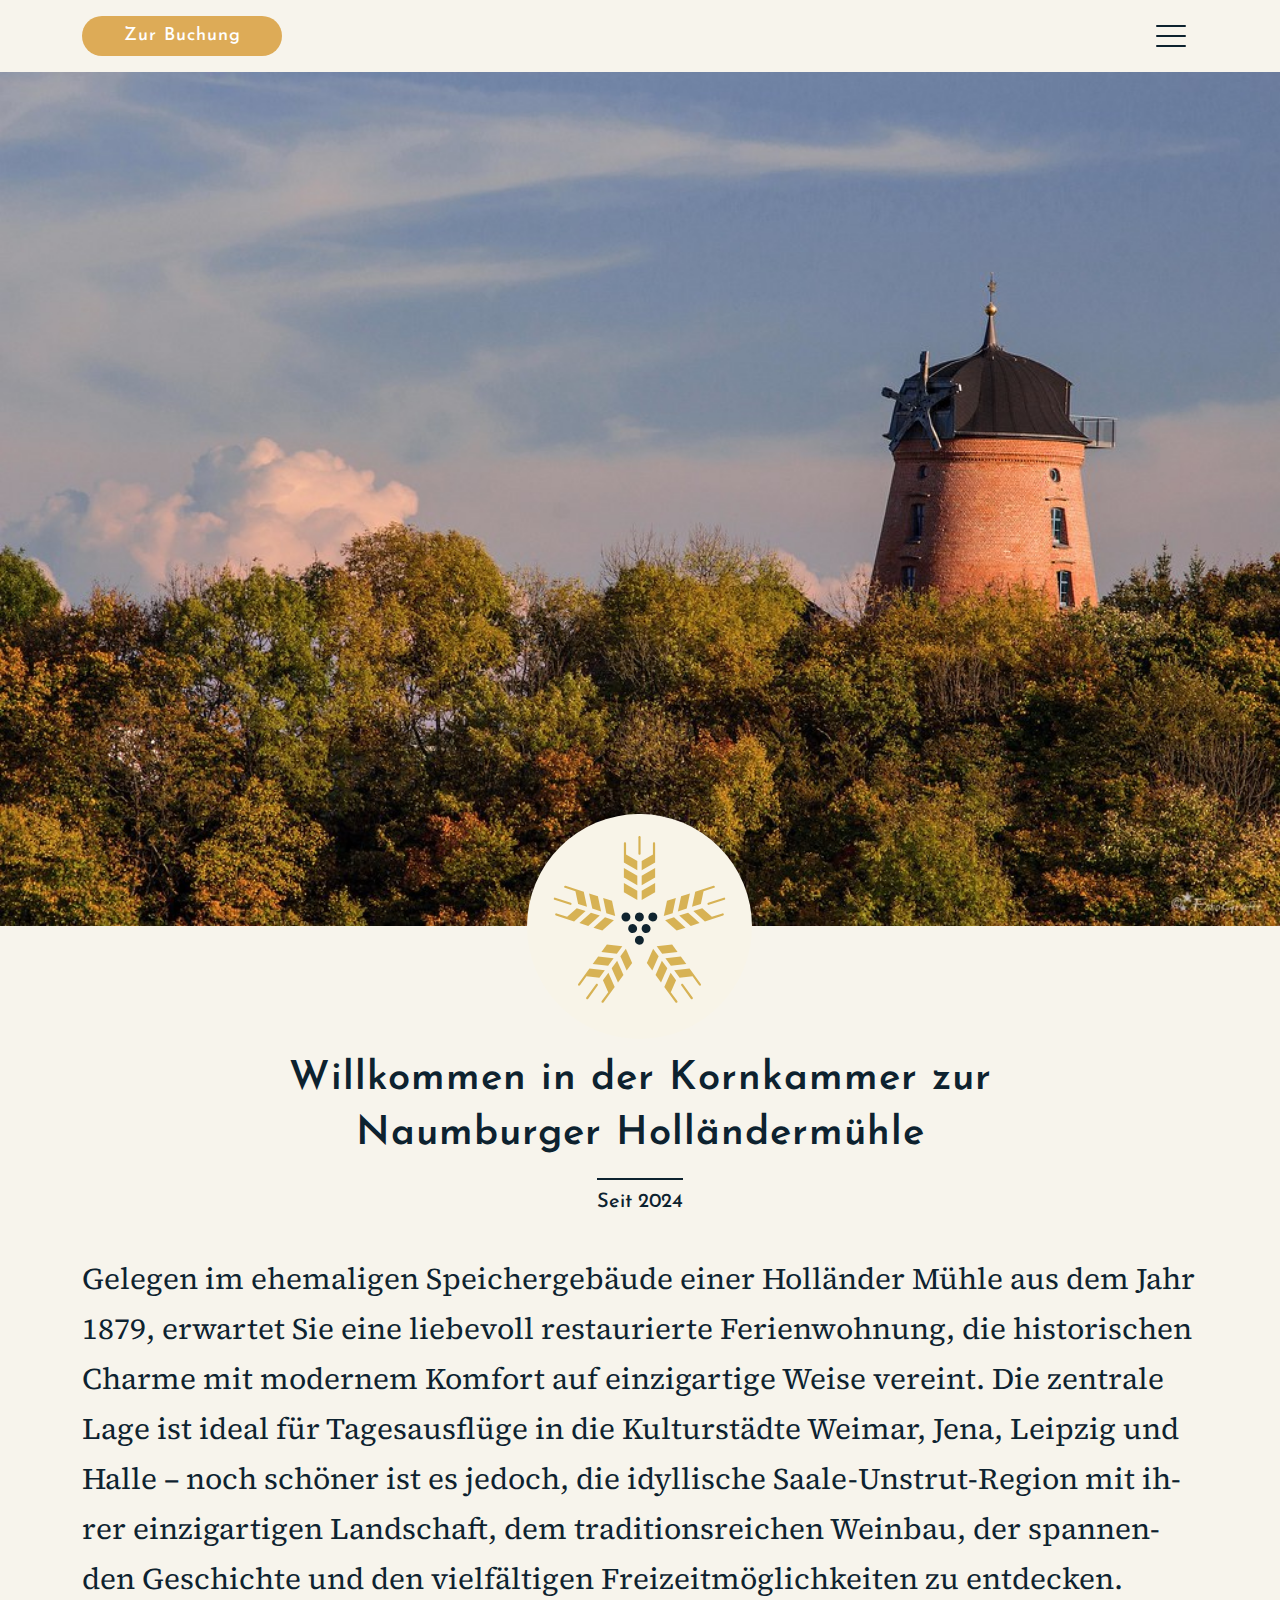
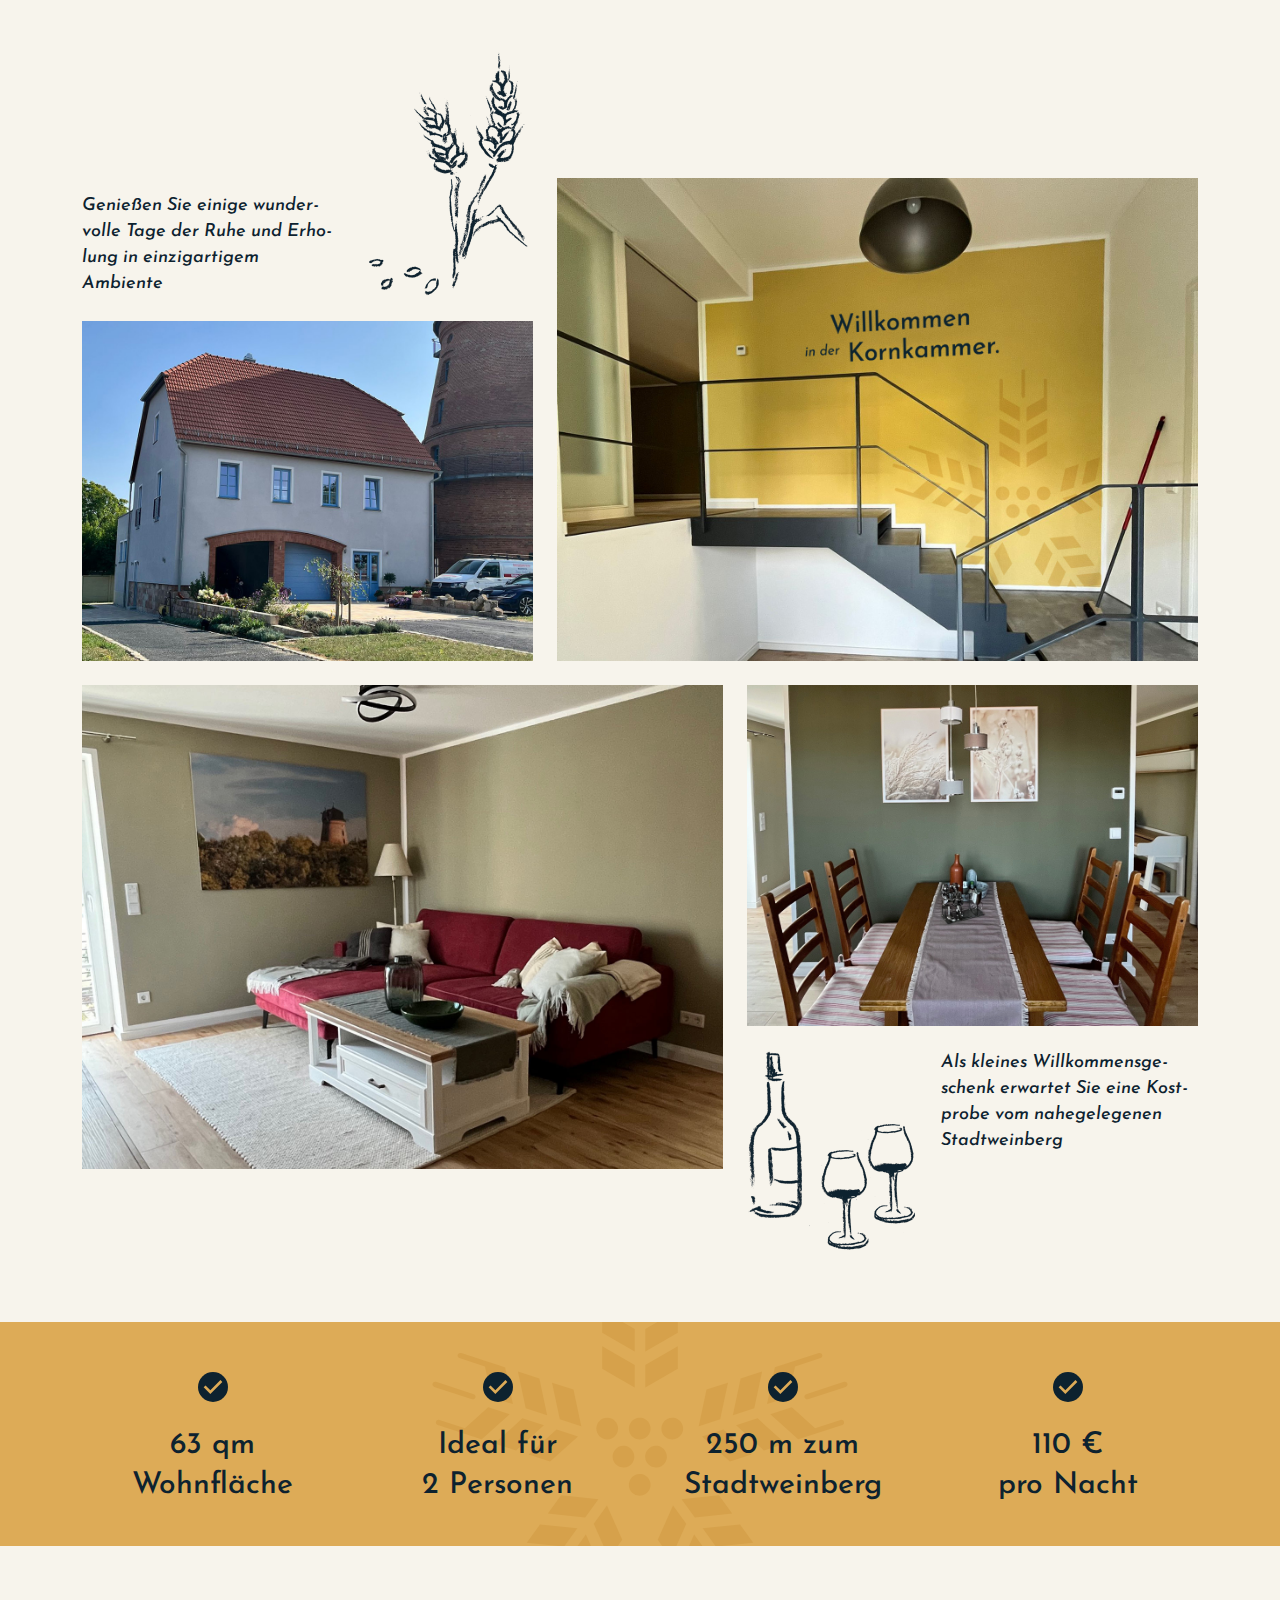
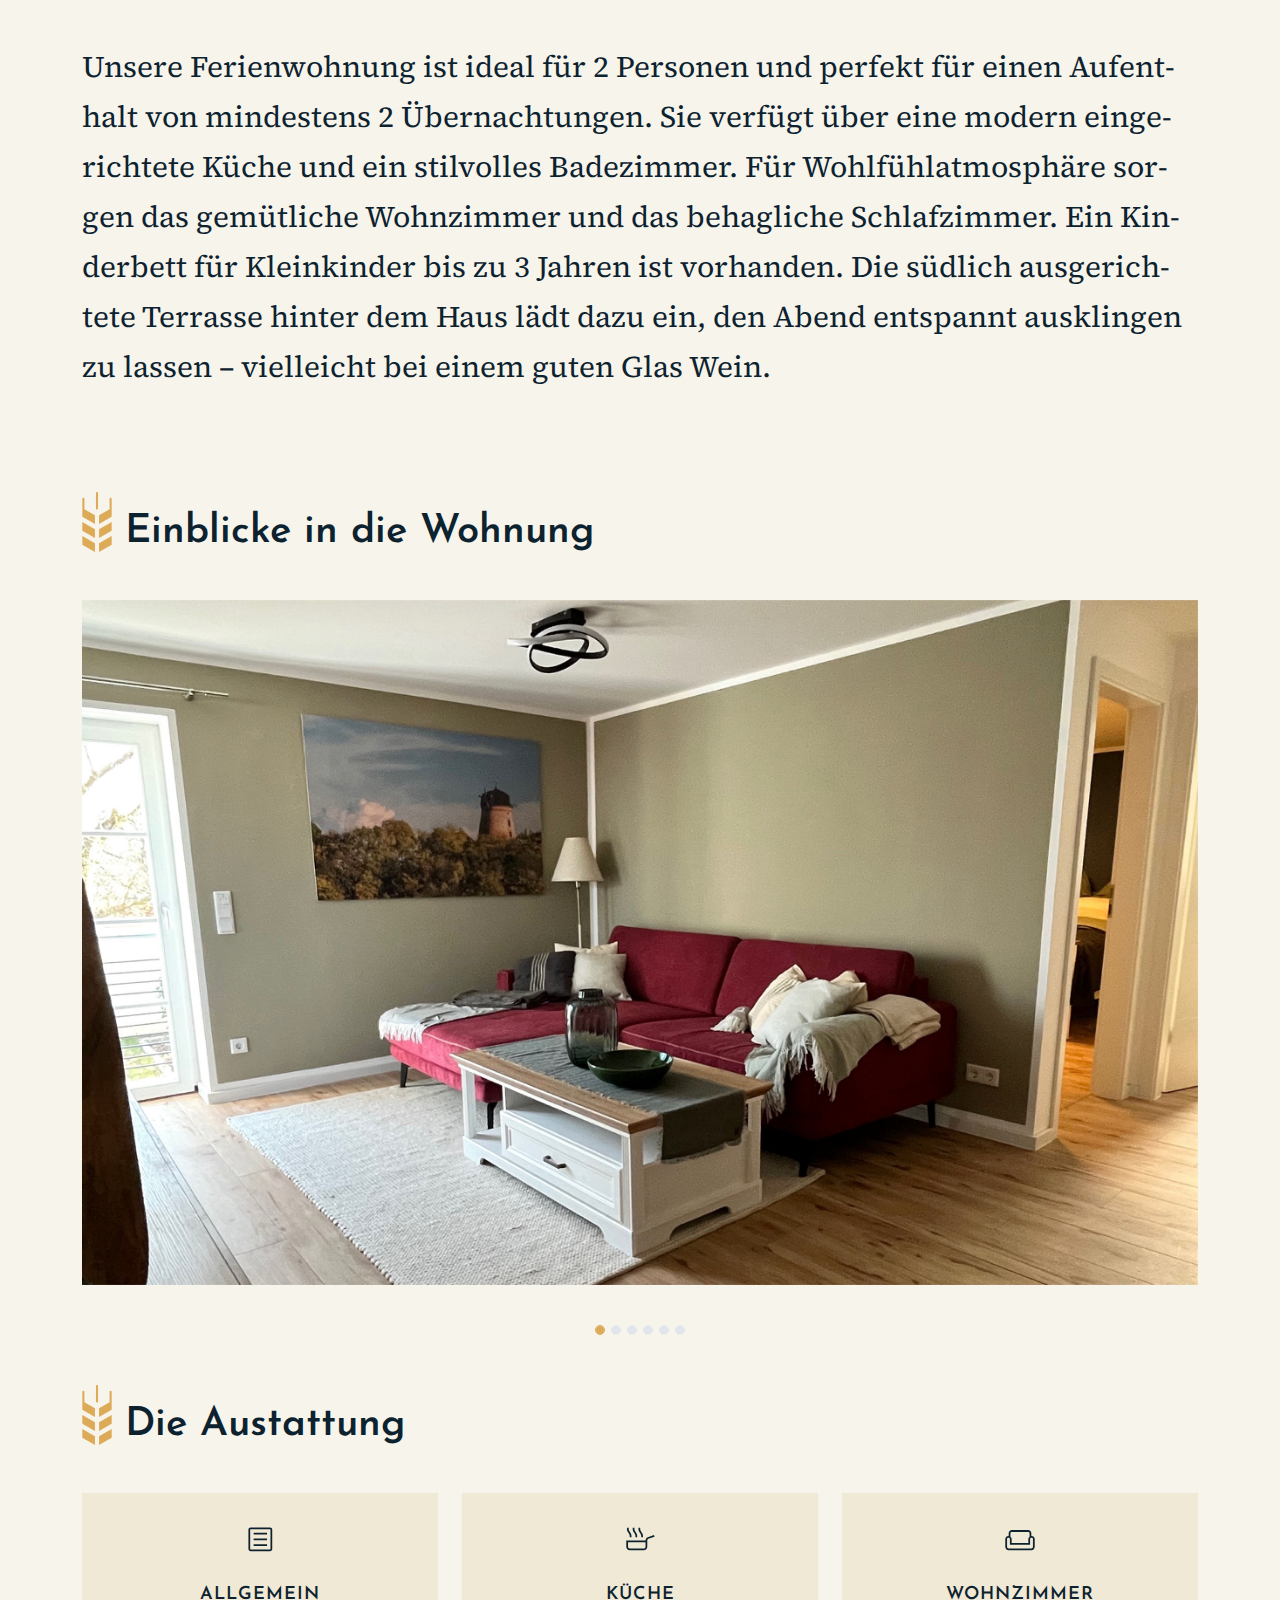
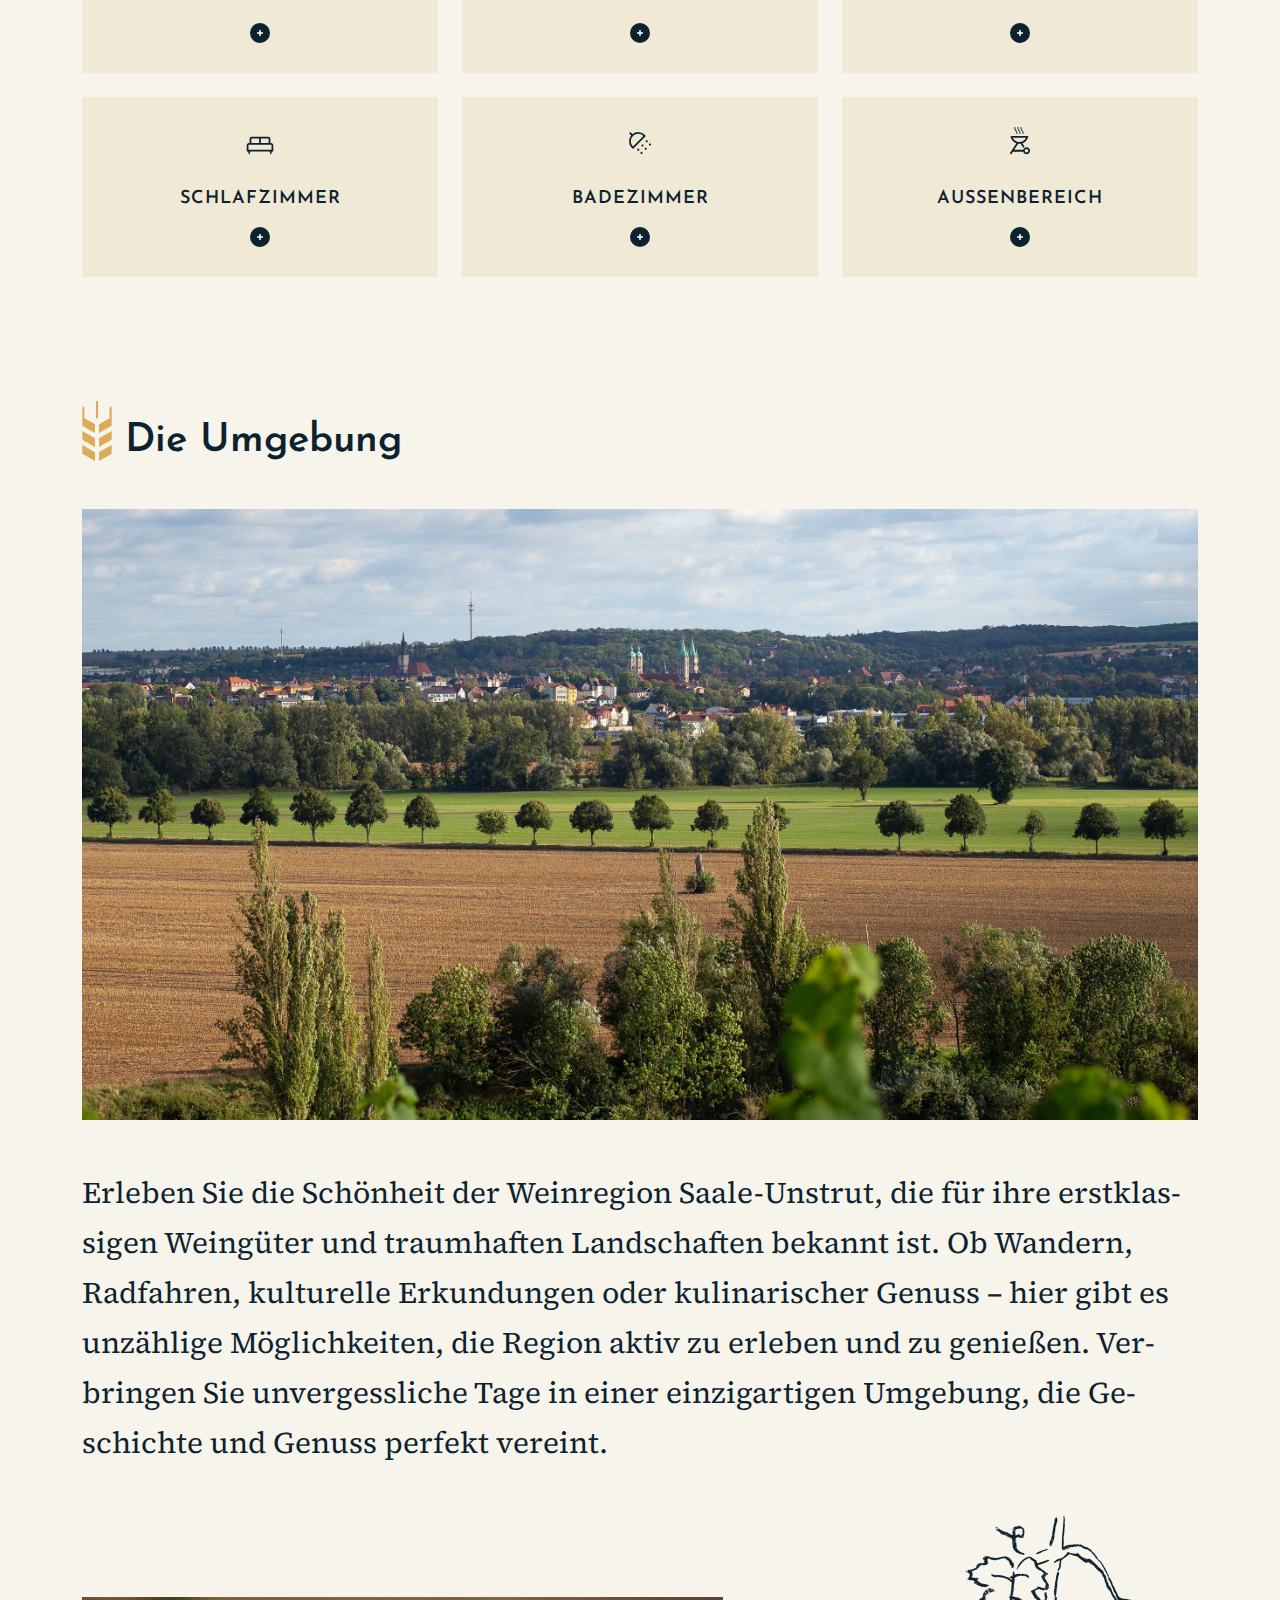
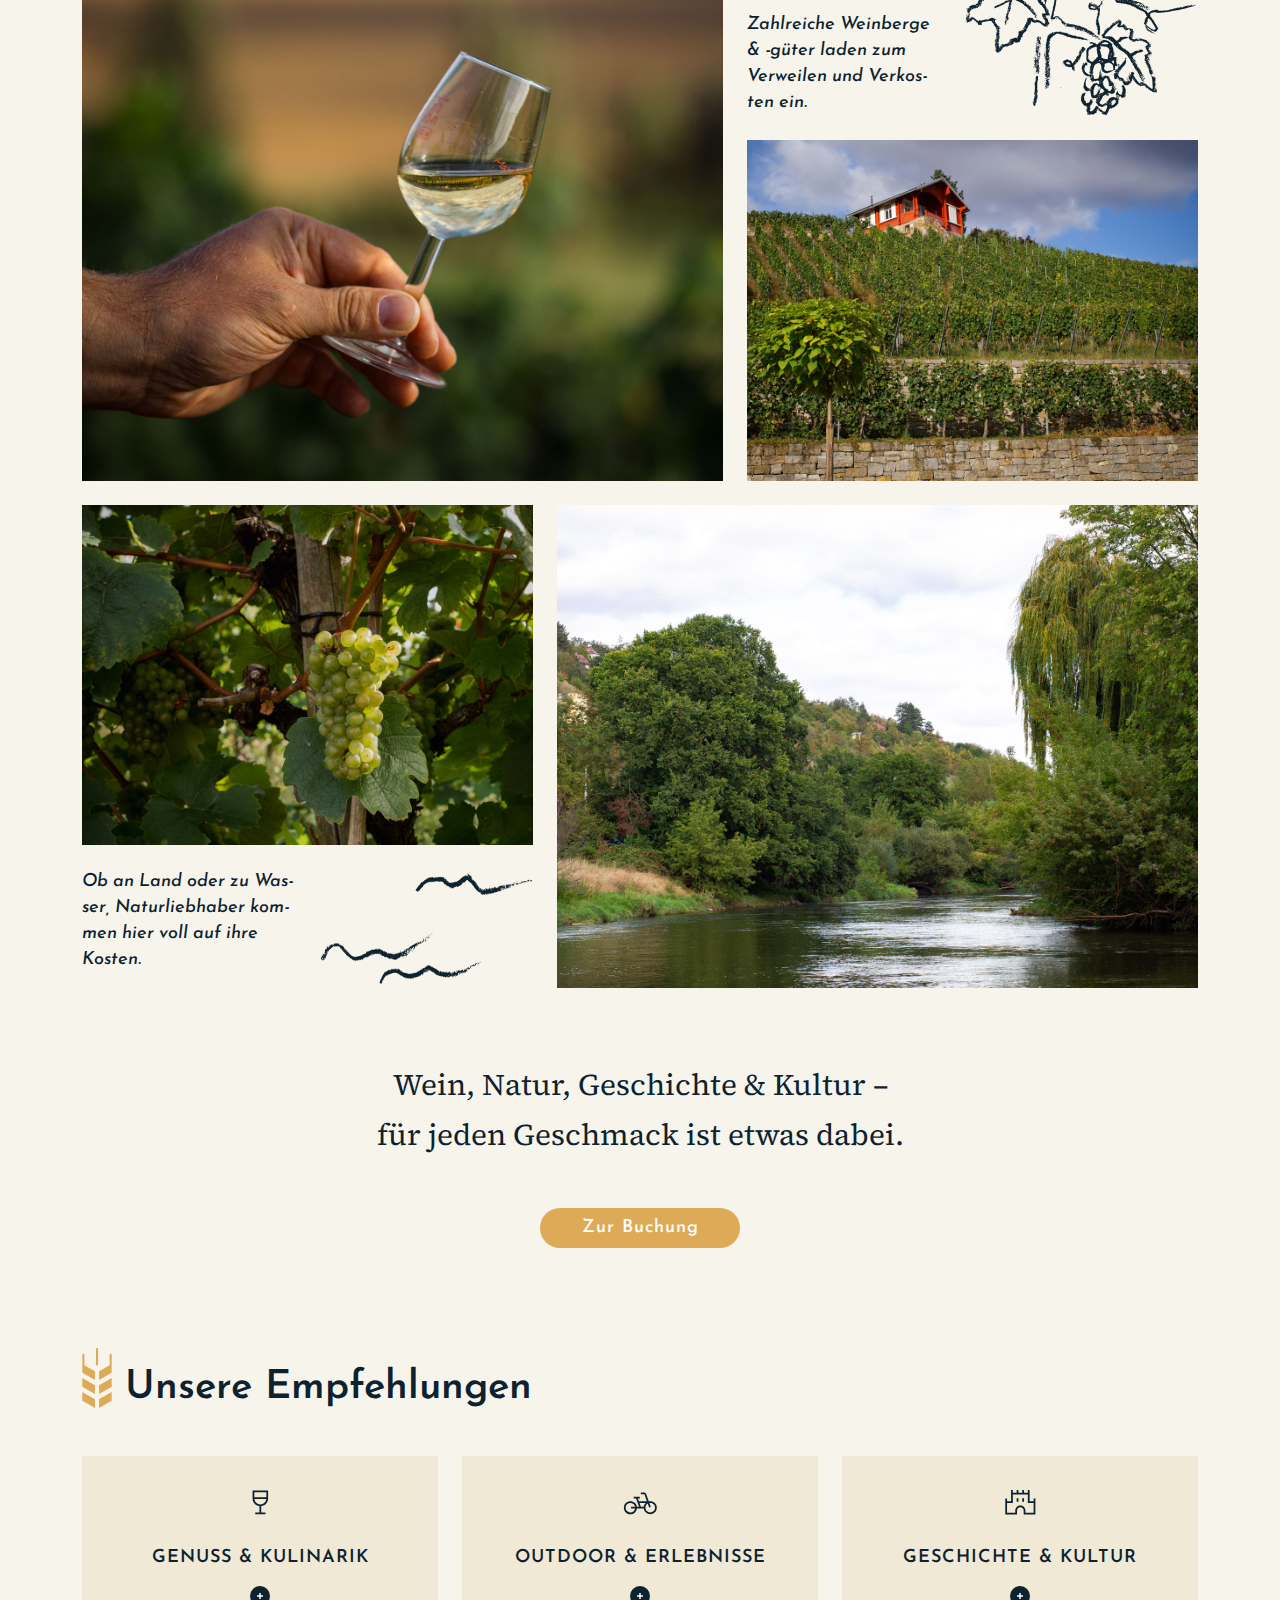
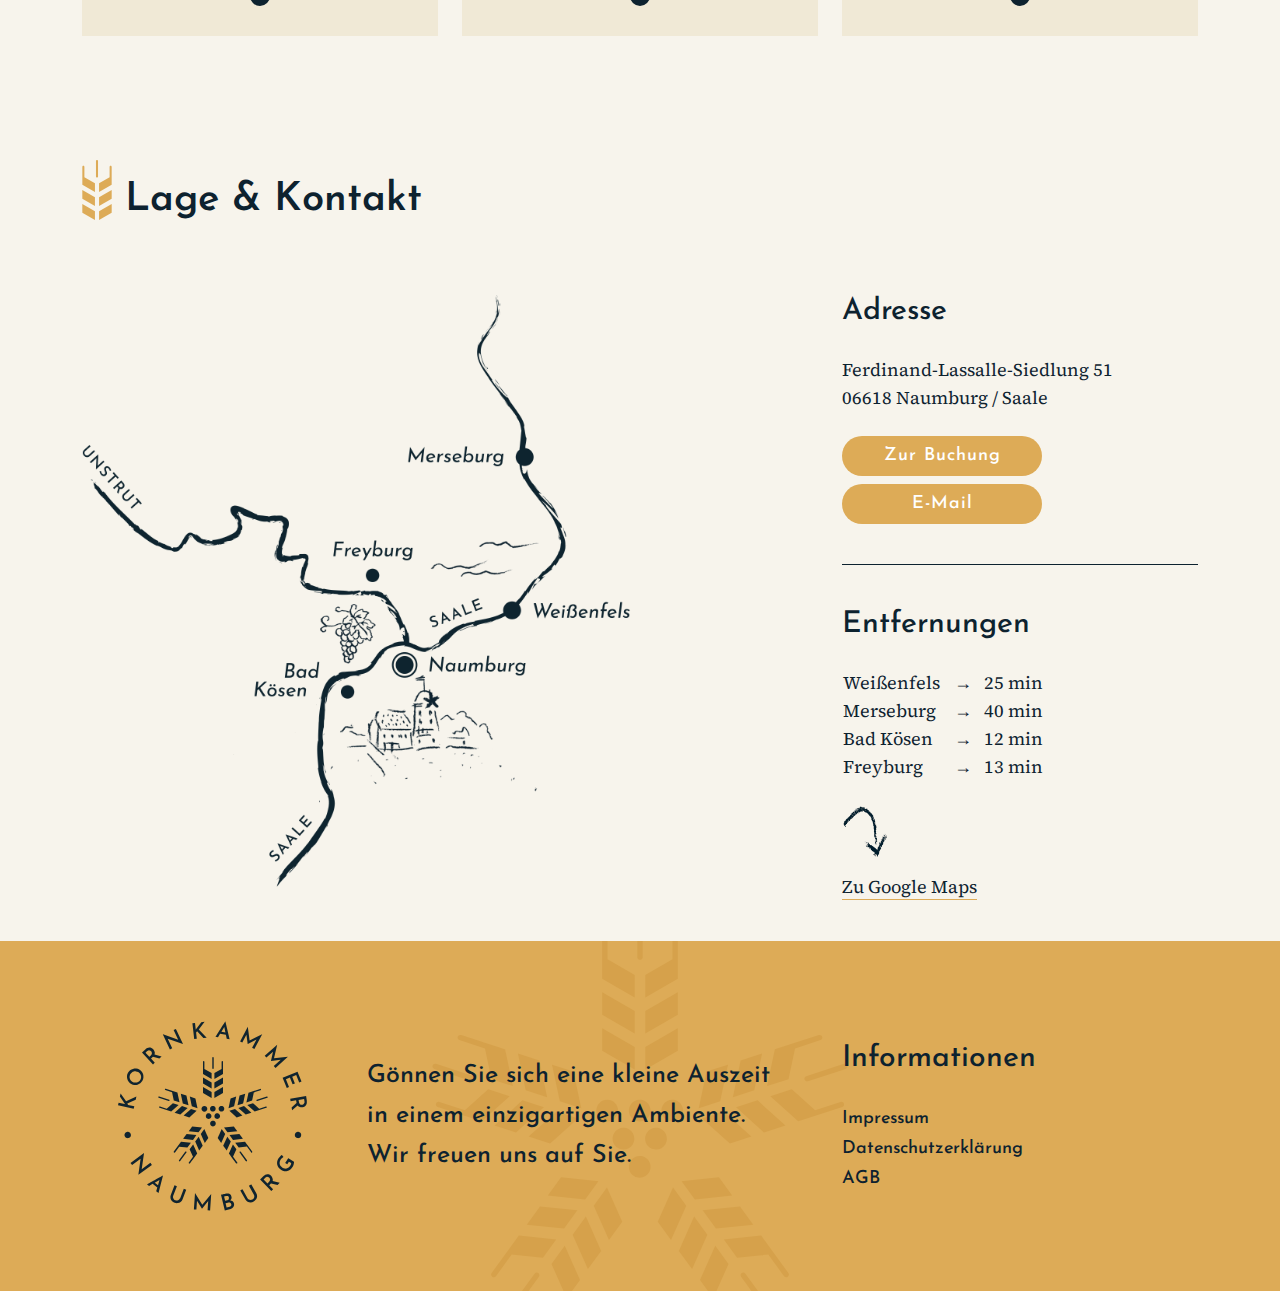
<file: index.html>
<!DOCTYPE html>
<html lang="de">
<head>
    <title>Ferienwohnung »Kornkammer« Naumburg</title>
    <meta http-equiv="content-type" content="text/html; charset=utf-8">
    <meta name="viewport" content="width=device-width, initial-scale=1.0">
    <meta name="description" content="Gönnen Sie sich eine kleine Auszeit zu zweit in unserer liebevoll eingerichteten Ferienwohnung »Kornkammer« und entdecken Sie die Vielfalt der Saale-Unstrut-Region. Ideal für 2 Personen, moderne Ausstattung, gemütliches Ambiente &amp; südliche Terrasse für entspannte Abende. Perfekte Lage zur Erkundung der Region.">
    <meta name="robots" content="index,follow">
    <meta property="og:title" content="Ferienwohnung »Kornkammer« Naumburg">
    <meta property="og:description" content="Gönnen Sie sich eine kleine Auszeit zu zweit in unserer liebevoll eingerichteten Ferienwohnung »Kornkammer« und entdecken Sie die Vielfalt der Saale-Unstrut-Region. Ideal für 2 Personen, moderne Ausstattung, gemütliches Ambiente &amp; südliche Terrasse für entspannte Abende. Perfekte Lage zur Erkundung der Region.">
    <meta property="og:image" content="https://www.kornkammer-naumburg.de/assets/images/kornkammer_naumburg_fb.jpg">
    <meta property="og:type" content="website">
    <meta property="og:url" content="https://www.kornkammer-naumburg.de">
    <link rel="stylesheet" href="vendor/bootstrap/css/bootstrap.min.css">
    <link rel="stylesheet" href="assets/styles/custom.css">
    <link rel="apple-touch-icon" sizes="57x57" href="assets/images/icons/apple-icon-57x57.png">
    <link rel="apple-touch-icon" sizes="60x60" href="assets/images/icons/apple-icon-60x60.png">
    <link rel="apple-touch-icon" sizes="72x72" href="assets/images/icons/apple-icon-72x72.png">
    <link rel="apple-touch-icon" sizes="76x76" href="assets/images/icons/apple-icon-76x76.png">
    <link rel="apple-touch-icon" sizes="114x114" href="assets/images/icons/apple-icon-114x114.png">
    <link rel="apple-touch-icon" sizes="120x120" href="assets/images/icons/apple-icon-120x120.png">
    <link rel="apple-touch-icon" sizes="144x144" href="assets/images/icons/apple-icon-144x144.png">
    <link rel="apple-touch-icon" sizes="152x152" href="assets/images/icons/apple-icon-152x152.png">
    <link rel="apple-touch-icon" sizes="180x180" href="assets/images/icons/apple-icon-180x180.png">
    <link rel="icon" type="image/png" sizes="192x192"  href="assets/images/icons/android-icon-192x192.png">
    <link rel="icon" type="image/png" sizes="32x32" href="assets/images/icons/favicon-32x32.png">
    <link rel="icon" type="image/png" sizes="96x96" href="assets/images/icons/favicon-96x96.png">
    <link rel="icon" type="image/png" sizes="16x16" href="assets/images/icons/favicon-16x16.png">
    <link rel="manifest" href="manifest.json">
    <meta name="msapplication-TileColor" content="#da532c">
    <meta name="msapplication-TileImage" content="assets/images/icons/ms-icon-144x144.png">
    <meta name="theme-color" content="#ffffff">
</head>
<body data-bs-spy="scroll" data-bs-offset="0" data-bs-target=".navbar-collapse" tabindex="0">
<nav id="navbar" class="navbar navbar-light">
    <div class="container">
        <a href="buchung.html" class="my-3 my-sm-3 btn btn-primary">Zur Buchung</a>
        <button class="navbar-toggler position-relative d-flex align-items-center collapsed" type="button" data-bs-toggle="collapse" data-bs-target="#navbar-collapse" aria-controls="navbar-collapse" aria-expanded="false" aria-label="Toggle navigation">
            <label for="hamburger">
                <span class="d-none">Menü</span>
                <span>Schließen</span>
            </label>
            <input type="checkbox" id="hamburger" disabled="disabled" />
            <label for="hamburger">
                <div></div>
                <div></div>
                <div></div>
            </label>
        </button>
        <div id="navbar-collapse" class="collapse navbar-collapse">
            <div class="navbar-nav navbar-nav-scroll">
                <a class="nav-link d-flex align-self-center" data-bs-toggle="collapse" data-bs-target=".navbar-collapse.show" href="#header">Home</a>
                <a class="nav-link d-flex align-self-center" data-bs-toggle="collapse" data-bs-target=".navbar-collapse.show" href="#einblicke">Galerie</a>
                <a class="nav-link d-flex align-self-center" data-bs-toggle="collapse" data-bs-target=".navbar-collapse.show" href="#ausstattung">Ausstattung</a>
                <a class="nav-link d-flex align-self-center" data-bs-toggle="collapse" data-bs-target=".navbar-collapse.show" href="#umgebung">Umgebung</a>
                <a class="nav-link d-flex align-self-center" data-bs-toggle="collapse" data-bs-target=".navbar-collapse.show" href="#empfehlungen">Empfehlungen</a>
                <a class="nav-link d-flex align-self-center" data-bs-toggle="collapse" data-bs-target=".navbar-collapse.show" href="#kontakt">Lage &amp; Kontakt</a>
            </div>
            <div class="d-flex flex-column flex-sm-row justify-content-center w-100 p-4 bg-white">
                <div class="text-sm-end"><a class="btn btn-primary mb-2 mb-sm-0 me-sm-2" href="buchung.html">Zur Buchung</a></div>
                <div class="text-sm-start"><a class="btn btn-primary ms-sm-2" href="mailto:andrea.schmieder.as@gmail.com" target="_blank">E-Mail</a></div>
            </div>
        </div>
    </div>
</nav>

<article>
    <section id="header">
        <div class="container-fluid px-0">
            <div class="container gx-0 mw-100">
                <div class="row gx-0">
                    <div class="col-12 position-relative">
                        <picture>
                            <source srcset="assets/images/muehle_naumburg.jpg" media="(min-width: 640px)">
                            <source srcset="assets/images/muehle_naumburg_mobil.jpg">
                            <img src="assets/images/muehle_naumburg_mobil.jpg" class="w-100 h-auto" alt="Mühle Naumburg">
                        </picture>
                        <div class="position-absolute logo">
                            <img src="assets/images/kornkammer_naumburg_logo.svg" width="225" height="225" alt="Logo">
                        </div>
                    </div>
                </div>
            </div>
        </div>
    </section>

    <section id="willkommen">
        <div class="container-fluid">
            <div class="container">
                <div class="row mt-5">
                    <div class="col-12 col-md-8 offset-md-2 mt-5 text-center">
                        <h1 class="text-center">Willkommen in der Kornkammer zur Naumburger Holländermühle </h1>
                        <h3 class="d-inline-block">
                            <hr class="my-2">
                            Seit 2024
                        </h3>
                    </div>
                </div>
                <div class="row">
                    <div class="col-12">
                        <p class="mb-5 font-size-30">Gelegen im ehemaligen Speichergebäude einer Holländer Mühle aus dem Jahr 1879, erwartet Sie eine liebevoll restaurierte Ferienwohnung, die historischen Charme mit modernem Komfort auf einzigartige Weise vereint. Die zentrale Lage ist ideal für Tagesausflüge in die Kulturstädte Weimar, Jena, Leipzig und Halle – noch schöner ist es jedoch, die idyllische Saale-Unstrut-Region mit ihrer einzigartigen Landschaft, dem traditionsreichen Weinbau, der spannenden Geschichte und den vielfältigen Freizeitmöglichkeiten zu entdecken.</p>
                    </div>
                </div>
                <div class="row">
                    <div class="col-12 col-lg-5 mb-4">
                        <div class="d-flex flex-column flex-lg-row flex-lg-row-reverse mb-4 text-center text-lg-start">
                            <div class="mb-4 mb-lg-0 ms-lg-4">
                                <img src="assets/images/skizze_aehre.png" width="170" height="245" alt="Weinflasche">
                            </div>
                            <div class="d-flex">
                                <p class="mb-0 mg-lg-0 font-size-18 fst-italic align-self-end">Genießen Sie einige wundervolle Tage der Ruhe und Erholung in einzigartigem Ambiente</p>
                            </div>
                        </div>
                        <picture>
                            <source srcset="assets/images/haus_kornkammer.jpg" media="(min-width: 640px)">
                            <source srcset="assets/images/haus_kornkammer_mobil.jpg">
                            <img src="assets/images/haus_kornkammer_mobil.jpg" class="w-100 h-auto" alt="Haus Kornkammer">
                        </picture>
                    </div>
                    <div class="col-12 col-lg-7 mb-4 align-content-end">
                        <picture>
                            <source srcset="assets/images/eingang_kornkammer.jpg" media="(min-width: 640px)">
                            <source srcset="assets/images/eingang_kornkammer_mobil.jpg">
                            <img src="assets/images/eingang_kornkammer_mobil.jpg" class="w-100 h-auto" alt="Eingang Kornkammer">
                        </picture>
                    </div>
                </div>
                <div class="row mb-5">
                    <div class="col-12 col-lg-7 mb-4">
                        <picture>
                            <source srcset="assets/images/platzhalter_01.jpg" media="(min-width: 640px)">
                            <source srcset="assets/images/platzhalter_01_mobil.jpg">
                            <img src="assets/images/platzhalter_01_mobil.jpg" class="w-100 h-auto" alt="">
                        </picture>
                    </div>
                    <div class="col-12 col-lg-5 mb-4">
                        <picture>
                            <source srcset="assets/images/platzhalter_02.jpg" media="(min-width: 640px)">
                            <source srcset="assets/images/platzhalter_02_mobil.jpg">
                            <img src="assets/images/platzhalter_02_mobil.jpg" class="w-100 h-auto" alt="">
                        </picture>
                        <div class="d-flex flex-column flex-lg-row flex-lg-row-reverse mt-4 text-center text-lg-start">
                            <div>
                                <p class="mb-4 mb-lg-0 font-size-18 fst-italic">Als kleines Willkommensgeschenk erwartet Sie eine Kostprobe vom nahegelegenen Stadtweinberg</p>
                            </div>
                            <div class="me-lg-4 text-center">
                                <img src="assets/images/skizze_weinflasche_glaeser.png" width="170" height="200" alt="Weinflasche">
                            </div>
                        </div>
                    </div>
                </div>
            </div>
        </div>
    </section>

    <section id="keyfacts" >
        <div class="container-fluid">
            <div class="container py-4">
                <div class="row">
                    <div class="col-sm-6 col-md-3 py-3 text-center">
                        <img src="assets/images/icon_checkmark.svg" width="30" height="30" class="d-block mx-auto mb-4" alt="Checkmark">
                        <p class="mb-0 font-size-30 fw-medium">63 qm<br>Wohnfläche</p>
                    </div>
                    <div class="col-sm-6 col-md-3 py-3 text-center">
                        <img src="assets/images/icon_checkmark.svg" width="30" height="30" class="d-block mx-auto mb-4" alt="Checkmark">
                        <p class="mb-0 font-size-30 fw-medium">Ideal für<br>2 Personen</p class="mb-0 font-size-30 fw-medium">
                    </div>
                    <div class="col-sm-6 col-md-3 py-3 text-center">
                        <img src="assets/images/icon_checkmark.svg" width="30" height="30" class="d-block mx-auto mb-4" alt="Checkmark">
                        <p class="mb-0 font-size-30 fw-medium">250 m zum<br>Stadtweinberg</p>
                    </div>
                    <div class="col-sm-6 col-md-3 py-3 text-center">
                        <img src="assets/images/icon_checkmark.svg" width="30" height="30" class="d-block mx-auto mb-4" alt="Checkmark">
                        <p class="mb-0 font-size-30 fw-medium">110 €<br>pro Nacht</p>
                    </div>
                </div>
            </div>
        </div>
    </section>

    <section>
        <div class="container-fluid">
            <div class="container">
                <div class="row mt-lg-5">
                    <div class="col-12 mt-5">
                        <p class="mb-0 font-size-30">Unsere Ferienwohnung ist ideal für 2 Personen und perfekt für einen Aufenthalt von mindestens 2 Übernachtungen. Sie verfügt über eine modern eingerichtete Küche und ein stilvolles Badezimmer. Für Wohlfühlatmosphäre sorgen das gemütliche Wohnzimmer und das behagliche Schlafzimmer. Ein Kinderbett für Kleinkinder bis zu 3 Jahren ist vorhanden. Die südlich ausgerichtete Terrasse hinter dem Haus lädt dazu ein, den Abend entspannt ausklingen zu lassen – vielleicht bei einem guten Glas Wein.</p>
                    </div>
                </div>
            </div>
        </div>
    </section>

    <section id="einblicke">
        <div class="container-fluid">
            <div class="container">
                <div class="row">
                    <div class="col-12">
                        <h2 class="text-center text-lg-start"><img src="assets/images/aehre_headline.svg" width="30" height="60" class="d-block d-lg-inline mx-auto mb-3 mb-lg-0 align-text-bottom" alt="Ähre"> Einblicke in die Wohnung</h2>
                    </div>
                </div>
                <div class="row">
                    <div class="col-12">
                        <div id="carousel-galerie" class="carousel slide" data-bs-ride="carousel">
                            <div class="carousel-indicators">
                                <button type="button" data-bs-target="#carousel-galerie" data-bs-slide-to="0" class="active" aria-current="true" aria-label="Slide 1"></button>
                                <button type="button" data-bs-target="#carousel-galerie" data-bs-slide-to="1" aria-label="Slide 2"></button>
                                <button type="button" data-bs-target="#carousel-galerie" data-bs-slide-to="2" aria-label="Slide 3"></button>
                                <button type="button" data-bs-target="#carousel-galerie" data-bs-slide-to="3" aria-label="Slide 4"></button>
                                <button type="button" data-bs-target="#carousel-galerie" data-bs-slide-to="4" aria-label="Slide 5"></button>
                                <button type="button" data-bs-target="#carousel-galerie" data-bs-slide-to="5" aria-label="Slide 6"></button>
                            </div>
                            <div class="carousel-inner">
                                <div class="carousel-item active">
                                    <img src="assets/images/kornkammer_galerie_01.jpg" width="2556" height="1570" class="w-100 h-auto" alt="Slide 1">
                                </div>
                                <div class="carousel-item">
                                    <img src="assets/images/kornkammer_galerie_02.jpg" width="2556" height="1570" class="w-100 h-auto" alt="Slide 2">
                                </div>
                                <div class="carousel-item">
                                    <img src="assets/images/kornkammer_galerie_03.jpg" width="2556" height="1570" class="w-100 h-auto" alt="Slide 3">
                                </div>
                                <div class="carousel-item">
                                    <img src="assets/images/kornkammer_galerie_04.jpg" width="2556" height="1570" class="w-100 h-auto" alt="Slide 4">
                                </div>
                                <div class="carousel-item">
                                    <img src="assets/images/kornkammer_galerie_05.jpg" width="2556" height="1570" class="w-100 h-auto" alt="Slide 5">
                                </div>
                                <div class="carousel-item">
                                    <img src="assets/images/kornkammer_galerie_06.jpg" width="2556" height="1570" class="w-100 h-auto" alt="Slide 6">
                                </div>
                            </div>
                            <button class="carousel-control-prev" type="button" data-bs-target="#carousel-galerie" data-bs-slide="prev">
                                <span class="carousel-control-prev-icon" aria-hidden="true"></span>
                                <span class="visually-hidden">Previous</span>
                            </button>
                            <button class="carousel-control-next" type="button" data-bs-target="#carousel-galerie" data-bs-slide="next">
                                <span class="carousel-control-next-icon" aria-hidden="true"></span>
                                <span class="visually-hidden">Next</span>
                            </button>
                        </div>
                    </div>
                </div>
            </div>
        </div>
    </section>

    <section id="ausstattung">
        <div class="container-fluid">
            <div class="container">
                <div class="row d-flex">
                    <div class="col-12">
                        <h2 class="text-center pt-5 pt-lg-0 text-lg-start"><img src="assets/images/aehre_headline.svg" width="30" height="60" class="d-block d-lg-inline mx-auto mb-3 mb-lg-0 align-text-bottom" alt="Ähre"> Die Austattung</h2>
                    </div>
                    <div class="col-md-6 col-lg-4 mb-4">
                        <div class="card rounded-0 border-0 bg-grey">
                            <div class="card-body position-relative text-center">
                                <img src="assets/images/icon_allgemein.svg" width="40" height="40" alt="Allgemein">
                                <h4 class="mt-3">Allgemein</h4>
                                <a href="#collapse-1" data-bs-toggle="collapse" role="button" aria-expanded="false" aria-controls="collapse-1"></a>
                            </div>
                            <div class="collapse ps-4 pb-4 pe-4" id="collapse-1">
                                <ul class="list">
                                    <li>Parkplatz im Gelände</li>
                                    <li>Fahrradständer mit 2 Fahrradhauben</li>
                                    <li>Schlüsselbox mit Pin</li>
                                </ul>
                            </div>
                        </div>
                    </div>
                    <div class="col-md-6 col-lg-4 mb-4">
                        <div class="card rounded-0 border-0 bg-grey">
                            <div class="card-body position-relative text-center">
                                <img src="assets/images/icon_kueche.svg" width="40" height="40" alt="Küche">
                                <h4 class="mt-3">Küche</h4>
                                <a href="#collapse-2" data-bs-toggle="collapse" role="button" aria-expanded="false" aria-controls="collapse-2"></a>
                            </div>
                            <div class="collapse ps-4 pb-4 pe-4" id="collapse-2">
                                <ul class="list">
                                    <li>Filter-Kaffeemaschine</li>
                                    <li>Wasserkocher</li>
                                    <li>Geschirr komplett</li>
                                    <li>Kühlschrank mit Gefrierfach</li>
                                    <li>Cerankochfeld</li>
                                    <li>Backofen</li>
                                    <li>Geschirrspüler</li>
                                    <li>Reinigungsutensilien</li>
                                    <li>Ess-Sitzbereich</li>
                                </ul>
                            </div>
                        </div>
                    </div>
                    <div class="col-md-6 col-lg-4 mb-4">
                        <div class="card rounded-0 border-0 bg-grey">
                            <div class="card-body position-relative text-center">
                                <img src="assets/images/icon_wohnzimmer.svg" width="40" height="40" alt="Wohnzimmer">
                                <h4 class="mt-3">Wohnzimmer</h4>
                                <a href="#collapse-3" data-bs-toggle="collapse" role="button" aria-expanded="false" aria-controls="collapse-3"></a>
                            </div>
                            <div class="collapse ps-4 pb-4 pe-4" id="collapse-3">
                                <ul class="list">
                                    <li>Wohnsofa</li>
                                    <li>Fernseher</li>
                                    <li>WLAN</li>
                                    <li>Schreibtisch</li>
                                </ul>
                            </div>
                        </div>
                    </div>
                    <div class="col-md-6 col-lg-4 mb-4 ">
                        <div class="card rounded-0 border-0 bg-grey">
                            <div class="card-body position-relative text-center">
                                <img src="assets/images/icon_schlafzimmer.svg" width="40" height="40" alt="Schlafzimmer">
                                <h4 class="mt-3">Schlafzimmer</h4>
                                <a href="#collapse-4" data-bs-toggle="collapse" role="button" aria-expanded="false" aria-controls="collapse-4"></a>
                            </div>
                            <div class="collapse ps-4 pb-4 pe-4" id="collapse-4">
                                <ul class="list">
                                    <li>Doppelbett mit einer Matratze</li>
                                    <li>180 x 200 cm</li>
                                    <li>Doppelschrank</li>
                                    <li>Bettwäsche</li>
                                </ul>
                            </div>
                        </div>
                    </div>
                    <div class="col-md-6 col-lg-4 mb-4">
                        <div class="card rounded-0 border-0 bg-grey">
                            <div class="card-body position-relative text-center">
                                <img src="assets/images/icon_bad.svg" width="40" height="40" alt="Badezimmer">
                                <h4 class="mt-3">Badezimmer</h4>
                                <a href="#collapse-5" data-bs-toggle="collapse" role="button" aria-expanded="false" aria-controls="collapse-5"></a>
                            </div>
                            <div class="collapse ps-4 pb-4 pe-4" id="collapse-5">
                                <ul class="list">
                                    <li>Ebenerdige Dusche</li>
                                    <li>Modern eingerichtet</li>
                                    <li>Handtücher</li>
                                    <li>Toilettenpapier</li>
                                </ul>
                            </div>
                        </div>
                    </div>
                    <div class="col-md-6 col-lg-4 mb-4 ">
                        <div class="card rounded-0 border-0 bg-grey">
                            <div class="card-body position-relative text-center">
                                <img src="assets/images/icon_aussenbereich.svg" width="40" height="40" alt="Außenbereich">
                                <h4 class="mt-3">Außenbereich</h4>
                                <a href="#collapse-6" data-bs-toggle="collapse" role="button" aria-expanded="false" aria-controls="collapse-6"></a>
                            </div>
                            <div class="collapse ps-4 pb-4 pe-4" id="collapse-6">
                                <ul class="list">
                                    <li>Südterasse mit Sonnenschirm und Grünfläche</li>
                                    <li>Abstellfläche für Auto und Fahrrad</li>
                                    <li>Liegefläche zur Entspannung</li>
                                    <li>Holzkohlegrill</li>
                                    <li>Außenwasserhahn</li>
                                </ul>
                            </div>
                        </div>
                    </div>
                </div>
            </div>
        </div>
    </section>

    <section id="umgebung">
        <div class="container-fluid">
            <div class="container-lg">
                <div class="row">
                    <div class="col-12">
                        <h2 class="text-center text-lg-start"><img src="assets/images/aehre_headline.svg" width="30" height="60" class="d-block d-lg-inline mx-auto mb-3 mb-lg-0 align-text-bottom" alt="Ähre"> Die Umgebung</h2>
                    </div>
                </div>
                <div class="row">
                    <div class="col-12 pb-5">
                        <picture>
                            <source srcset="assets/images/region_saale.jpg" media="(min-width: 640px)">
                            <source srcset="assets/images/region_saale_mobil.jpg">
                            <img src="assets/images/region_saale_mobil.jpg" class="w-100 h-auto" alt="Region Saale">
                        </picture>
                    </div>
                    <div class="col-12 pb-5">
                        <p class="mb-0 font-size-30">Erleben Sie die Schönheit der Weinregion Saale-Unstrut, die für ihre erstklassigen Weingüter und traumhaften Landschaften bekannt ist. Ob Wandern, Radfahren, kulturelle Erkundungen oder kulinarischer Genuss – hier gibt es unzählige Möglichkeiten, die Region aktiv zu erleben und zu genießen. Verbringen Sie unvergessliche Tage in einer einzigartigen Umgebung, die Geschichte und Genuss perfekt vereint.</p>
                    </div>
                </div>
                <div class="row flex-lg-row-reverse">
                    <div class="col-12 col-lg-5 mb-4">
                        <div class="d-flex flex-column flex-lg-row-reverse mb-4">
                            <div class="mb-4 mb-lg-0 ms-lg-4 text-center text-lg-start">
                                <img src="assets/images/skizze_weinstock.png" width="235" height="200" alt="Weinstock">
                            </div>
                            <div class="d-flex justify-content-center justify-content-lg-start">
                                <p class="mb-0 font-size-18 fst-italic align-self-lg-end">Zahlreiche Weinberge &amp; -güter laden zum Verweilen und Verkosten ein.</p>
                            </div>
                        </div>
                        <picture>
                            <source srcset="assets/images/weinberg.jpg" media="(min-width: 640px)">
                            <source srcset="assets/images/weinberg_mobil.jpg">
                            <img src="assets/images/weinberg_mobil.jpg" class="w-100 h-auto" alt="Weinberg">
                        </picture>
                    </div>
                    <div class="col-12 col-lg-7 mb-4 align-content-end">
                        <picture>
                            <source srcset="assets/images/weinglas.jpg" media="(min-width: 640px)">
                            <source srcset="assets/images/weinglas_mobil.jpg">
                            <img src="assets/images/weinglas_mobil.jpg" class="w-100 h-auto" alt="Weinglas">
                        </picture>
                    </div>
                </div>
                <div class="row mb-5 flex-lg-row-reverse">
                    <div class="col-12 col-lg-7 mb-4">
                        <picture>
                            <source srcset="assets/images/saale.jpg" media="(min-width: 640px)">
                            <source srcset="assets/images/saale_mobil.jpg">
                            <img src="assets/images/saale_mobil.jpg" class="w-100 h-auto" alt="Saale">
                        </picture>
                    </div>
                    <div class="d-flex flex-column col-12 col-lg-5 mb-4">
                        <div>
                            <picture>
                                <source srcset="assets/images/weinrebe.jpg" media="(min-width: 640px)">
                                <source srcset="assets/images/weinrebe_mobil.jpg">
                                <img src="assets/images/weinrebe_mobil.jpg" class="w-100 h-auto" alt="Weinrebe">
                            </picture>
                        </div>
                        <div class="row flex-grow-1 mt-4">
                            <div class="col-12 col-lg-6 text-center text-lg-start">
                                <p class="mb-4 mb-lg-0 font-size-18 fst-italic">Ob an Land oder zu Wasser, Naturliebhaber kommen hier voll auf ihre Kosten.</p>
                            </div>
                            <div class="col-12 col-lg-6 d-flex justify-content-center justify-content-lg-start align-lg-self-end">
                                <img src="assets/images/skizze_wellen.png" width="225" height="80" class="mw-100 h-auto" alt="Wellen">
                            </div>
                        </div>
                    </div>
                </div>
            </div>
            <div class="row mt-5">
                <div class="col-12 col-sm-6 offset-sm-3 text-center">
                    <p class="mb-5 font-size-30">Wein, Natur, Geschichte &amp; Kultur –<br class="d-none d-sm-block"> für jeden Geschmack ist etwas dabei.</p>
                    <p class="mb-0"><a href="buchung.html" class="btn btn-primary">Zur Buchung</a></p>
                </div>
            </div>
        </div>
    </section>

    <section id="empfehlungen">
        <div class="container-fluid">
            <div class="container-lg">
                <div class="row">
                    <div class="col-12">
                        <h2 class="text-center text-lg-start"><img src="assets/images/aehre_headline.svg" width="30" height="60" class="d-block d-lg-inline mx-auto mb-3 mb-lg-0 align-text-bottom" alt="Ähre"> Unsere Empfehlungen</h2>
                    </div>
                </div>
                <div class="row">
                    <div class="col-12 col-lg-4 mb-4">
                        <div class="card rounded-0 border-0 bg-grey">
                            <div class="card-body position-relative text-center">
                                <img src="assets/images/icon_kulinarik.svg" width="40" height="40" alt="Genuss &amp; Kulinarik">
                                <h4 class="mt-3">Genuss &amp; Kulinarik</h4>
                                <a href="#empfehlungen-collapse-1" data-bs-toggle="collapse" role="button" aria-expanded="false" aria-controls="empfehlungen-collapse-1"></a>
                            </div>
                            <div class="collapse ps-4 pb-4 pe-4" id="empfehlungen-collapse-1">
                                <h4>Wein</h4>
                                <ul class="list">
                                    <li>Stadtweinberg Gusseck</li>
                                    <li>Weingut Fröhlich Hake</li>
                                    <li>Weingut Hey</li>
                                    <li>Weingut Pawis Rotkäppchensektkellerei</li>
                                </ul>
                                <h4>Gastronomie</h4>
                                <ul class="list">
                                    <li>Zur-Friedenheit</li>
                                    <li>Landgasthaus Henne</li>
                                    <li>Zum Anger</li>
                                    <li>Zum Grünen Krug</li>
                                    <li>Ratskeller</li>
                                </ul>
                                <h4>Märkte</h4>
                                <ul class="list">
                                    <li>Wochenmarkt mittwochs</li>
                                    <li>Abendmarkt einmal monatlich</li>
                                    <li>von April bis Oktober</li>
                                </ul>
                                <h4>Traditionelles Backhandwerk</h4>
                                <ul class="list">
                                    <li>Konditorei Block</li>
                                    <li>Bäckerei am Lindenring</li>
                                    <li>Café Curt</li>
                                </ul>
                            </div>
                        </div>
                    </div>
                    <div class="col-12 col-lg-4 mb-4">
                        <div class="card rounded-0 border-0 bg-grey">
                            <div class="card-body position-relative text-center">
                                <img src="assets/images/icon_outdoor.svg" width="40" height="40" alt="Outdoor &amp; Erlebnisse">
                                <h4 class="mt-3">Outdoor &amp; Erlebnisse</h4>
                                <a href="#empfehlungen-collapse-2" data-bs-toggle="collapse" role="button" aria-expanded="false" aria-controls="empfehlungen-collapse-2"></a>
                            </div>
                            <div class="collapse ps-4 pb-4 pe-4" id="empfehlungen-collapse-2">
                                <h4>Fahrrad</h4>
                                <ul class="list">
                                    <li>Radtouren an der Saale/Unstrut</li>
                                    <li>Zuckerradweg</li>
                                </ul>
                                <h4>Wassersport</h4>
                                <ul class="list">
                                    <li>Kanu- und Kayaktouren</li>
                                    <li>Leipziger Seenlandschaft</li>
                                    <li>Naturbad Osterfeld</li>
                                    <li>allenbad mit Saunalandschaft Bulabana ca. 200 m entfernt</li>
                                </ul>
                                <h4>Sonstiges</h4>
                                <ul class="list">
                                    <li>Bowling</li>
                                    <li>Beachvolleyballfelder</li>
                                    <li>Historische Straßenbahn „Ille“</li>
                                </ul>
                            </div>
                        </div>
                    </div>
                    <div class="col-12 col-lg-4">
                        <div class="card rounded-0 border-0 bg-grey">
                            <div class="card-body position-relative text-center">
                                <img src="assets/images/icon_geschichte.svg" width="40" height="40" alt="Geschichte &amp; Kultur">
                                <h4 class="mt-3">Geschichte &amp; Kultur</h4>
                                <a href="#empfehlungen-collapse-3" data-bs-toggle="collapse" role="button" aria-expanded="false" aria-controls="empfehlungen-collapse-3"></a>
                            </div>
                            <div class="collapse ps-4 pb-4 pe-4" id="empfehlungen-collapse-3">
                                <h4>Ausflugsziele</h4>
                                <ul class="list">
                                    <li>Naumburger Dom (Weltkulturerbe)</li>
                                    <li>Landesschule Klosterpforta</li>
                                    <li>Nebra Himmelsscheibe</li>
                                    <li>Goseck Sonnenobservatorium</li>
                                    <li>Freyburg</li>
                                    <li>Schloss Neuenburg</li>
                                </ul>
                                <h4>Feste &amp; Veranstaltungen</h4>
                                <ul class="list">
                                    <li>Kirschfest Naumburg</li>
                                    <li>Weinmeile Saale</li>
                                    <li>Pfingstweinmeile</li>
                                    <li>Naumburg im Advent</li>
                                    <li>Naumburger Nächte</li>
                                    <li>Sommertheater Naumburg</li>
                                    <li>Rotkäppchen-Sektkellerei</li>
                                    <li>„Freyburg Turnt“</li>
                                    <li>Winzerfest Freyburg</li>
                                    <li>Naumburg Theater</li>
                                    <li>Turbine Naumburg (Kulturhaus)</li>
                                    <li>Nietzsche Tage</li>
                                </ul>
                            </div>
                        </div>
                    </div>
                </div>
            </div>
        </div>
    </section>

    <section id="kontakt">
        <div class="container-fluid">
            <div class="container-lg">
                <div class="row">
                    <div class="col-12">
                        <h2 class="text-center text-lg-start"><img src="assets/images/aehre_headline.svg" width="30" height="60" class="d-block d-lg-inline mx-auto mb-3 mb-lg-0 align-text-bottom" alt="Ähre"> Lage &amp; Kontakt</h2>
                    </div>
                </div>
                <div class="row pb-4 pt-lg-4">
                    <div class="col-12 col-lg-8 mb-4 mb-lg-0 text-center">
                       <img src="assets/images/lageplan.png" width="1420" height="1530" class="d-none d-lg-block w-75 h-auto" alt="Lageplan">
                       <img src="assets/images/lageplan_mobil.png" width="1197" height="1197" class="d-lg-none w-100 h-auto" alt="Lageplan">
                    </div>
                    <div class="col-12 col-lg-4 d-flex flex-column flex-lg-column align-items-center align-items-lg-start justify-content-lg-center">
                        <h4 class="mb-4">Adresse</h4>
                        <p class="text-center text-lg-start">
                            Ferdinand-Lassalle-Siedlung 51<br>
                            06618 Naumburg / Saale
                        </p>
                        <div class="text-center text-lg-start">
                            <a href="buchung.html" class="d-block d-sm-inline-block mt-2 me-0 me-sm-2 me-lg-0 mb-3 mb-sm-0 btn btn-primary">Zur Buchung</a>
                            <a href="mailto:andrea.schmieder.as@gmail.com" class="d-block d-sm-inline-block mt-2 ms-0 ms-sm-2 ms-lg-0 mb-3 mb-sm-0 btn btn-primary">E-Mail</a>
                        </div>
                        <hr>
                        <h4 class="mb-4">Entfernungen</h4>
                        <div class="container gx-0">
                            <div class="row mb-4">
                                <div class="col-12">
                                    <table class="mx-auto mx-lg-0 text-start">
                                        <tbody>
                                            <tr>
                                                <td>Weißenfels&nbsp;&nbsp;&nbsp;</td>
                                                <td>→&nbsp;&nbsp;&nbsp;25 min</td>
                                            </tr>
                                            <tr>
                                                <td>Merseburg&nbsp;&nbsp;&nbsp;</td>
                                                <td>→&nbsp;&nbsp;&nbsp;40 min</td>
                                            </tr>
                                            <tr>
                                                <td>Bad Kösen&nbsp;&nbsp;&nbsp;</td>
                                                <td>→&nbsp;&nbsp;&nbsp;12 min</td>
                                            </tr>
                                            <tr>
                                                <td>Freyburg&nbsp;&nbsp;&nbsp;</td>
                                                <td>→&nbsp;&nbsp;&nbsp;13 min</td>
                                            </tr>
                                        </tbody>
                                    </table>
                                </div>
                            </div>
                        </div>
                        <p class="text-center text-lg-start">
                            <img src="assets/images/skizze_pfeil.png" width="45" class="mb-3" alt="Pfeil"><br>
                            <a href="https://maps.app.goo.gl/yrsywbSTy1W2HQci7" class="btn-link" target="_blank">Zu Google Maps</a>
                        </p>
                    </div>
                </div>
            </div>
        </div>
    </section>
</article>

<footer>
    <div class="container-fluid h-100">
        <div class="container py-2 h-100">
            <div class="row py-2 py-sm-4 py-md-5 h-100">
                <div class="col-md-3 align-content-center text-center text-md-start">
                    <img src="assets/images/kornkammer_logo_rund.svg" width="190" height="190" class="mt-4 my-md-4 w-100" alt="Logo">
                </div>
                <div class="col-md-5 align-content-center text-center text-md-start">
                    <p class="my-4">
                        Gönnen Sie sich eine kleine Auszeit<br class="d-none d-lg-block">
                        in einem einzigartigen Ambiente.<br class="d-none d-lg-block">
                        Wir freuen uns auf Sie.
                    </p>
                </div>
                <div class="col-md-4 align-content-center text-center text-md-start">
                    <h4 class="mb-4 d-none d-md-block">Informationen</h4>
                    <a href="impressum.html">Impressum</a><br>
                    <a href="impressum.html">Datenschutzerklärung</a><br>
                    <a href="assets/pdf/ABG.pdf" target="_blank">AGB</a>
                </div>
            </div>
        </div>
    </div>
</footer>

<script type="text/javascript" src="vendor/jquery/dist/jquery.min.js"></script>
<script type="text/javascript" src="vendor/jquery-touchswipe/jquery.touchSwipe.min.js"></script>
<script type="text/javascript" src="vendor/bootstrap/js/bootstrap.min.js"></script>
<script type="text/javascript" src="assets/scripts/custom.js"></script>
<script>
$(document).ready(function() {
    $('.nav-link').click(function(e) {
        e.preventDefault();
        e.stopPropagation();

        const divId = $(this).attr('href');
        const offset = 50;
        $('html, body').animate({
            scrollTop: $(divId).offset().top - offset
        }, 100);
        const menuToggle = document.getElementById('navbar-collapse');
        if (menuToggle.classList.contains('show')) {
            const bsCollapse = new bootstrap.Collapse(menuToggle);
            bsCollapse.toggle();
        }
    });
})
</script>
</body>
</html>
</file>
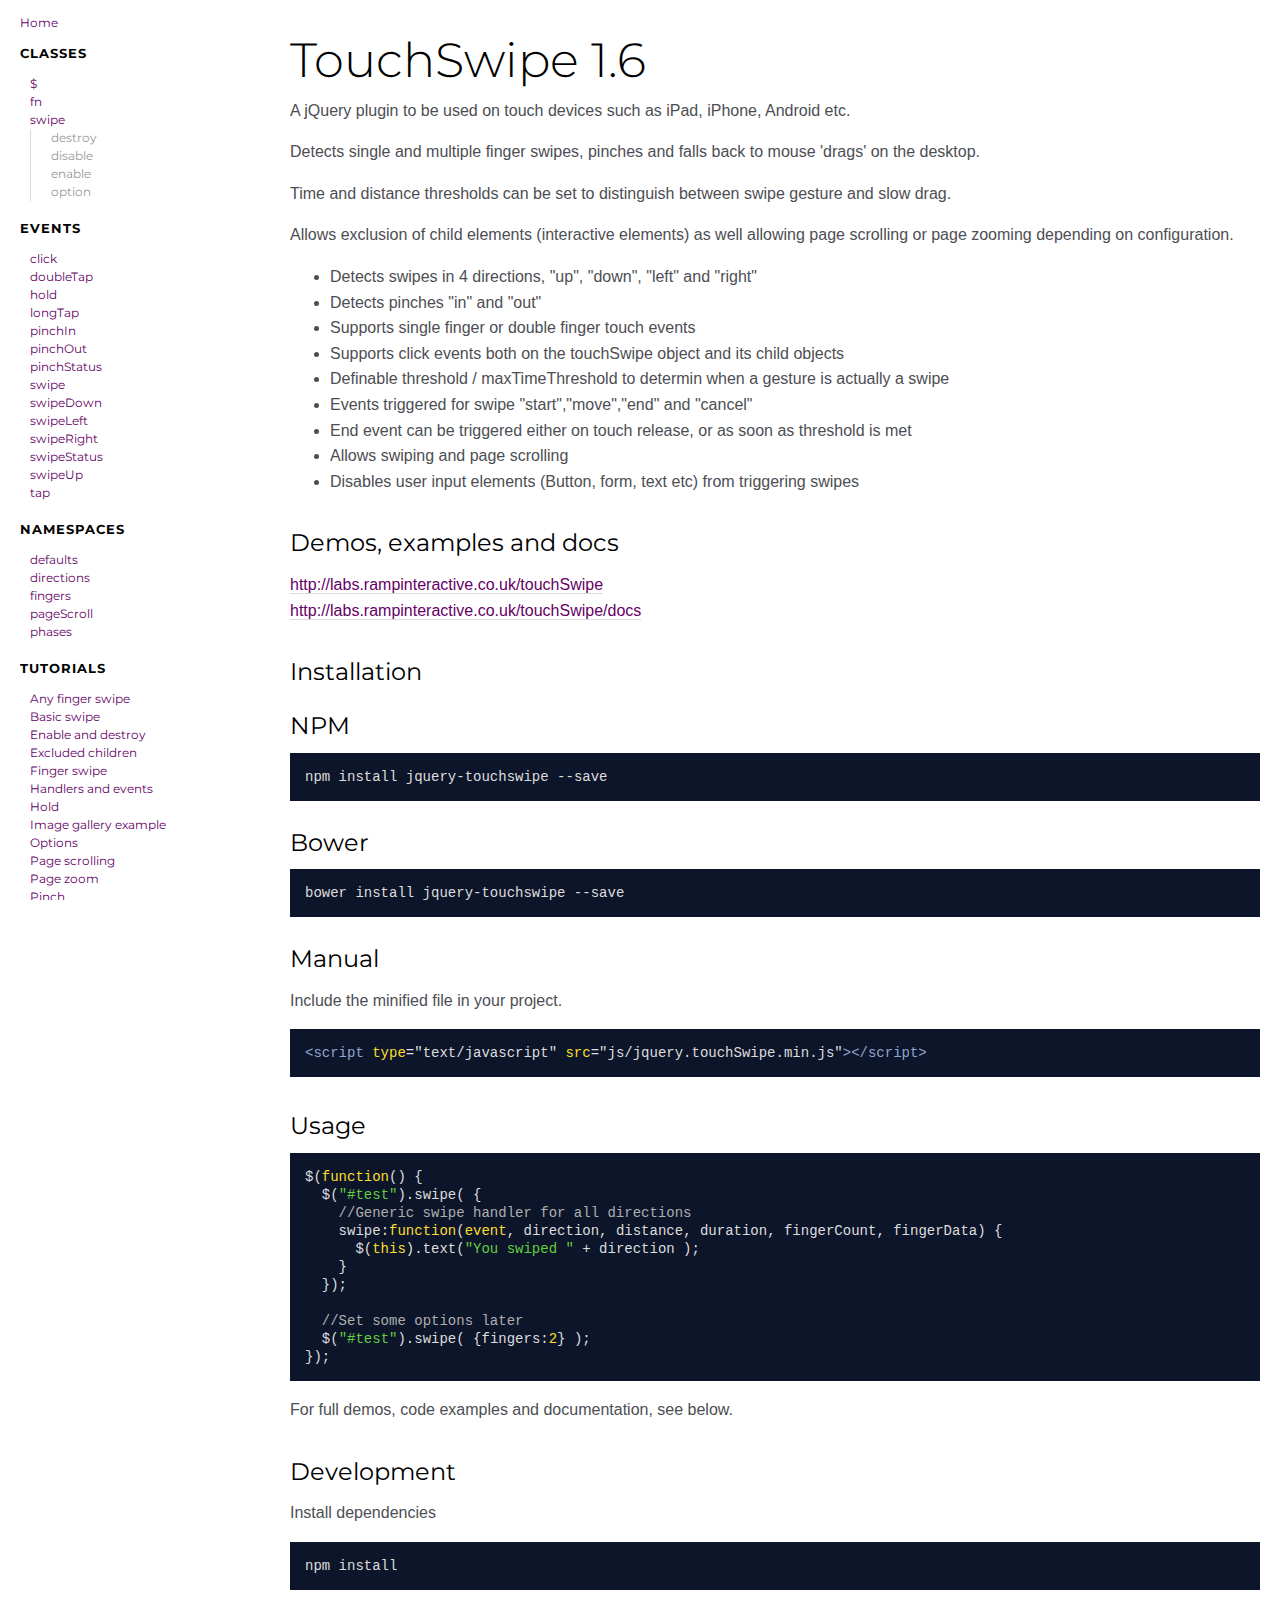
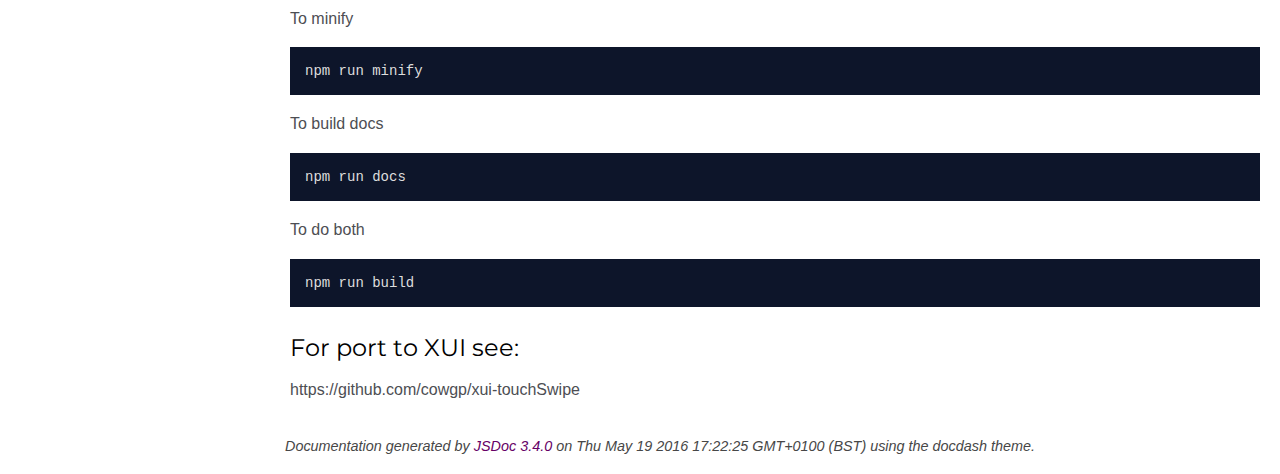
<file: vendor/jquery-touchswipe/docs/index.html>
<!DOCTYPE html>
<html lang="en">
<head>
    <meta charset="utf-8">
    <title>Home - Documentation</title>

    <script src="scripts/prettify/prettify.js"></script>
    <script src="scripts/prettify/lang-css.js"></script>
    <!--[if lt IE 9]>
      <script src="//html5shiv.googlecode.com/svn/trunk/html5.js"></script>
    <![endif]-->
    <link type="text/css" rel="stylesheet" href="https://code.ionicframework.com/ionicons/2.0.1/css/ionicons.min.css">
    <link type="text/css" rel="stylesheet" href="styles/prettify.css">
    <link type="text/css" rel="stylesheet" href="styles/jsdoc.css">
</head>
<body>

<input type="checkbox" id="nav-trigger" class="nav-trigger" />
<label for="nav-trigger" class="navicon-button x">
  <div class="navicon"></div>
</label>

<label for="nav-trigger" class="overlay"></label>

<nav>
    <h2><a href="index.html">Home</a></h2><h3>Classes</h3><ul><li><a href="$.html">$</a></li><li><a href="$.fn.html">fn</a></li><li><a href="$.fn.swipe.html">swipe</a><ul class='methods'><li data-type='method'><a href="$.fn.swipe.html#destroy">destroy</a></li><li data-type='method'><a href="$.fn.swipe.html#disable">disable</a></li><li data-type='method'><a href="$.fn.swipe.html#enable">enable</a></li><li data-type='method'><a href="$.fn.swipe.html#option">option</a></li></ul></li></ul><h3>Events</h3><ul><li><a href="$.fn.swipe.html#event:click">click</a></li><li><a href="$.fn.swipe.html#event:doubleTap">doubleTap</a></li><li><a href="$.fn.swipe.html#event:hold">hold</a></li><li><a href="$.fn.swipe.html#event:longTap">longTap</a></li><li><a href="$.fn.swipe.html#event:pinchIn">pinchIn</a></li><li><a href="$.fn.swipe.html#event:pinchOut">pinchOut</a></li><li><a href="$.fn.swipe.html#event:pinchStatus">pinchStatus</a></li><li><a href="$.fn.swipe.html#event:swipe">swipe</a></li><li><a href="$.fn.swipe.html#event:swipeDown">swipeDown</a></li><li><a href="$.fn.swipe.html#event:swipeLeft">swipeLeft</a></li><li><a href="$.fn.swipe.html#event:swipeRight">swipeRight</a></li><li><a href="$.fn.swipe.html#event:swipeStatus">swipeStatus</a></li><li><a href="$.fn.swipe.html#event:swipeUp">swipeUp</a></li><li><a href="$.fn.swipe.html#event:tap">tap</a></li></ul><h3>Namespaces</h3><ul><li><a href="$.fn.swipe.defaults.html">defaults</a></li><li><a href="$.fn.swipe.directions.html">directions</a></li><li><a href="$.fn.swipe.fingers.html">fingers</a></li><li><a href="$.fn.swipe.pageScroll.html">pageScroll</a></li><li><a href="$.fn.swipe.phases.html">phases</a></li></ul><h3>Tutorials</h3><ul><li><a href="tutorial-Any_finger_swipe.html">Any finger swipe</a></li><li><a href="tutorial-Basic_swipe.html">Basic swipe</a></li><li><a href="tutorial-Enable_and_destroy.html">Enable and destroy</a></li><li><a href="tutorial-Excluded_children.html">Excluded children</a></li><li><a href="tutorial-Finger_swipe.html">Finger swipe</a></li><li><a href="tutorial-Handlers_and_events.html">Handlers and events</a></li><li><a href="tutorial-Hold.html">Hold</a></li><li><a href="tutorial-Image_gallery_example.html">Image gallery example</a></li><li><a href="tutorial-Options.html">Options</a></li><li><a href="tutorial-Page_scrolling.html">Page scrolling</a></li><li><a href="tutorial-Page_zoom.html">Page zoom</a></li><li><a href="tutorial-Pinch.html">Pinch</a></li><li><a href="tutorial-Pinch_and_Swipe.html">Pinch and Swipe</a></li><li><a href="tutorial-Pinch_status.html">Pinch status</a></li><li><a href="tutorial-Single_swipe.html">Single swipe</a></li><li><a href="tutorial-Stop_propegation.html">Stop propegation</a></li><li><a href="tutorial-Swipe_status.html">Swipe status</a></li><li><a href="tutorial-Tap_vs_swipe.html">Tap vs swipe</a></li><li><a href="tutorial-Thresholds.html">Thresholds</a></li><li><a href="tutorial-Trigger_handlers.html">Trigger handlers</a></li><li><a href="tutorial-index_.html">index</a></li></ul>
</nav>

<div id="main">
    

    



    









    


    <section class="readme">
        <article><h1>TouchSwipe 1.6</h1><p>A jQuery plugin to be used on touch devices such as iPad, iPhone, Android etc.</p>
<p>Detects single and multiple finger swipes, pinches and falls back to mouse 'drags' on the desktop.</p>
<p>Time and distance thresholds can be set to distinguish between swipe gesture and slow drag.</p>
<p>Allows exclusion of child elements (interactive elements) as well allowing page scrolling or page zooming depending on configuration.</p>
<ul>
<li>Detects swipes in 4 directions, &quot;up&quot;, &quot;down&quot;, &quot;left&quot; and &quot;right&quot;</li>
<li>Detects pinches &quot;in&quot; and &quot;out&quot;</li>
<li>Supports single finger or double finger touch events</li>
<li>Supports click events both on the touchSwipe object and its child objects</li>
<li>Definable threshold / maxTimeThreshold to determin when a gesture is actually a swipe</li>
<li>Events triggered for swipe &quot;start&quot;,&quot;move&quot;,&quot;end&quot; and &quot;cancel&quot;</li>
<li>End event can be triggered either on touch release, or as soon as threshold is met</li>
<li>Allows swiping and page scrolling</li>
<li>Disables user input elements (Button, form, text etc) from triggering swipes</li>
</ul>
<h2>Demos, examples and docs</h2><p><a href="http://labs.rampinteractive.co.uk/touchSwipe">http://labs.rampinteractive.co.uk/touchSwipe</a><br><a href="http://labs.rampinteractive.co.uk/touchSwipe/docs">http://labs.rampinteractive.co.uk/touchSwipe/docs</a></p>
<h2>Installation</h2><h3>NPM</h3><pre class="prettyprint source lang-bash"><code>npm install jquery-touchswipe --save</code></pre><h3>Bower</h3><pre class="prettyprint source lang-bash"><code>bower install jquery-touchswipe --save</code></pre><h3>Manual</h3><p>Include the minified file in your project.</p>
<pre class="prettyprint source lang-html"><code>&lt;script type=&quot;text/javascript&quot; src=&quot;js/jquery.touchSwipe.min.js&quot;>&lt;/script></code></pre><h2>Usage</h2><pre class="prettyprint source lang-javascript"><code>$(function() {
  $(&quot;#test&quot;).swipe( {
    //Generic swipe handler for all directions
    swipe:function(event, direction, distance, duration, fingerCount, fingerData) {
      $(this).text(&quot;You swiped &quot; + direction );  
    }
  });

  //Set some options later
  $(&quot;#test&quot;).swipe( {fingers:2} );
});</code></pre><p>For full demos, code examples and documentation, see below.</p>
<h2>Development</h2><p>Install dependencies</p>
<pre class="prettyprint source lang-bash"><code>npm install</code></pre><p>To minify</p>
<pre class="prettyprint source lang-bash"><code>npm run minify</code></pre><p>To build docs</p>
<pre class="prettyprint source lang-bash"><code>npm run docs</code></pre><p>To do both</p>
<pre class="prettyprint source lang-bash"><code>npm run build</code></pre><h3>For port to XUI see:</h3><p>https://github.com/cowgp/xui-touchSwipe</p></article>
    </section>






</div>

<br class="clear">

<footer>
    Documentation generated by <a href="https://github.com/jsdoc3/jsdoc">JSDoc 3.4.0</a> on Thu May 19 2016 17:22:25 GMT+0100 (BST) using the docdash theme.
</footer>

<script>prettyPrint();</script>
<script src="scripts/linenumber.js"></script>
</body>
</html>
</file>
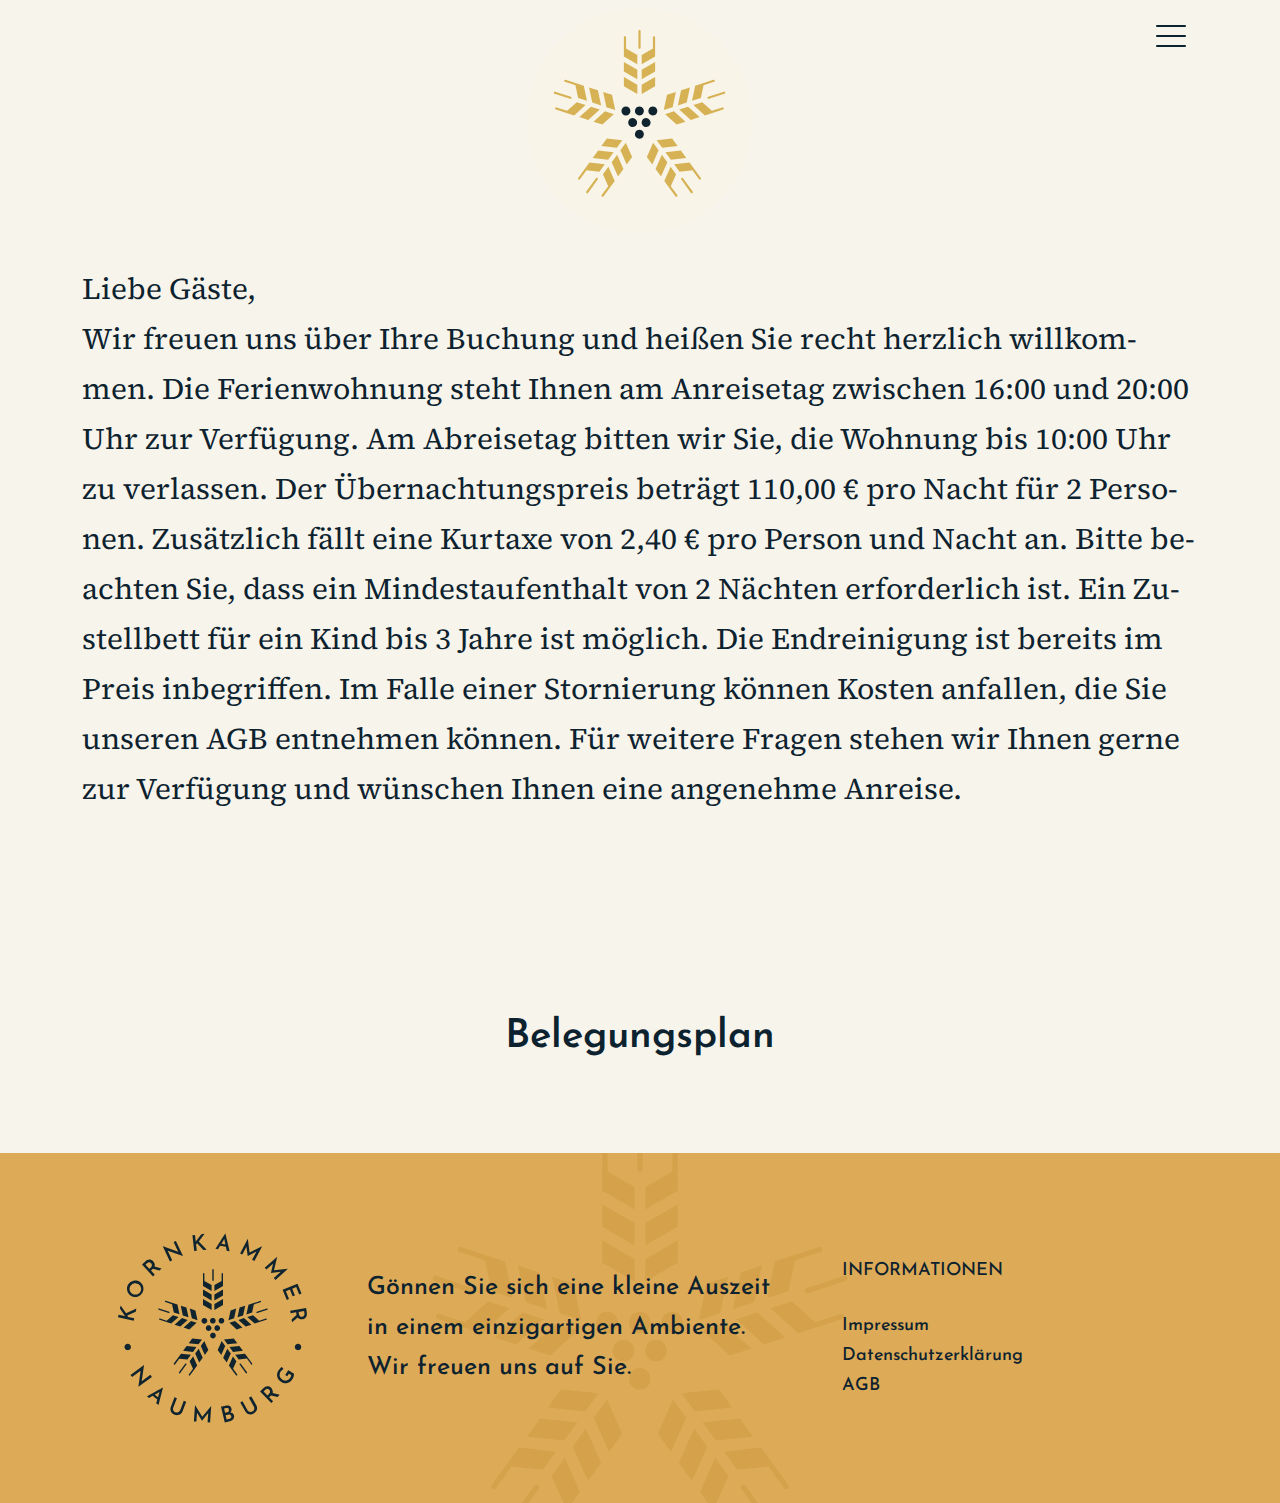
<file: buchung.html>
<!DOCTYPE html>
<html lang="de">
<head>
    <title>Ferienwohnung »Kornkammer« Naumburg</title>
    <meta http-equiv="content-type" content="text/html; charset=utf-8">
    <meta name="viewport" content="width=device-width, initial-scale=1.0">
    <meta name="description" content="Gönnen Sie sich eine kleine Auszeit zu zweit in unserer liebevoll eingerichteten Ferienwohnung »Kornkammer« und entdecken Sie die Vielfalt der Saale-Unstrut-Region. Ideal für 2 Personen, moderne Ausstattung, gemütliches Ambiente &amp; südliche Terrasse für entspannte Abende. Perfekte Lage zur Erkundung der Region.">
    <meta name="robots" content="index,follow">
    <meta property="og:title" content="Ferienwohnung »Kornkammer« Naumburg">
    <meta property="og:description" content="Gönnen Sie sich eine kleine Auszeit zu zweit in unserer liebevoll eingerichteten Ferienwohnung »Kornkammer« und entdecken Sie die Vielfalt der Saale-Unstrut-Region. Ideal für 2 Personen, moderne Ausstattung, gemütliches Ambiente &amp; südliche Terrasse für entspannte Abende. Perfekte Lage zur Erkundung der Region.">
    <meta property="og:image" content="https://www.kornkammer-naumburg.de/assets/images/kornkammer_naumburg_fb.jpg">
    <meta property="og:type" content="website">
    <meta property="og:url" content="https://www.kornkammer-naumburg.de">
    <link rel="stylesheet" href="vendor/bootstrap/css/bootstrap.min.css">
    <link rel="stylesheet" href="assets/styles/custom.css">
    <link rel="apple-touch-icon" sizes="57x57" href="assets/images/icons/apple-icon-57x57.png">
    <link rel="apple-touch-icon" sizes="60x60" href="assets/images/icons/apple-icon-60x60.png">
    <link rel="apple-touch-icon" sizes="72x72" href="assets/images/icons/apple-icon-72x72.png">
    <link rel="apple-touch-icon" sizes="76x76" href="assets/images/icons/apple-icon-76x76.png">
    <link rel="apple-touch-icon" sizes="114x114" href="assets/images/icons/apple-icon-114x114.png">
    <link rel="apple-touch-icon" sizes="120x120" href="assets/images/icons/apple-icon-120x120.png">
    <link rel="apple-touch-icon" sizes="144x144" href="assets/images/icons/apple-icon-144x144.png">
    <link rel="apple-touch-icon" sizes="152x152" href="assets/images/icons/apple-icon-152x152.png">
    <link rel="apple-touch-icon" sizes="180x180" href="assets/images/icons/apple-icon-180x180.png">
    <link rel="icon" type="image/png" sizes="192x192"  href="assets/images/icons/android-icon-192x192.png">
    <link rel="icon" type="image/png" sizes="32x32" href="assets/images/icons/favicon-32x32.png">
    <link rel="icon" type="image/png" sizes="96x96" href="assets/images/icons/favicon-96x96.png">
    <link rel="icon" type="image/png" sizes="16x16" href="assets/images/icons/favicon-16x16.png">
    <link rel="manifest" href="manifest.json">
    <meta name="msapplication-TileColor" content="#da532c">
    <meta name="msapplication-TileImage" content="assets/images/icons/ms-icon-144x144.png">
    <meta name="theme-color" content="#ffffff">
</head>
<body class="imprint">
<nav id="navbar" class="navbar navbar-light">
    <div class="container">
        <a href="buchung.html" class="my-3 my-sm-3 btn btn-primary invisible">Zur Buchung</a>
        <button class="navbar-toggler position-relative d-flex align-items-center collapsed" type="button" data-bs-toggle="collapse" data-bs-target="#navbar-collapse" aria-controls="navbar-collapse" aria-expanded="false" aria-label="Toggle navigation">
            <label for="hamburger">
                <span class="d-none">Menü</span>
                <span>Schließen</span>
            </label>
            <input type="checkbox" id="hamburger" disabled="disabled" />
            <label for="hamburger">
                <div></div>
                <div></div>
                <div></div>
            </label>
        </button>
        <div id="navbar-collapse" class="collapse navbar-collapse">
            <div class="navbar-nav navbar-nav-scroll">
                <a class="nav-link d-flex align-self-center" href="index.html#header">Home</a>
                <a class="nav-link d-flex align-self-center" href="index.html#einblicke">Galerie</a>
                <a class="nav-link d-flex align-self-center" href="index.html#ausstattung">Ausstattung</a>
                <a class="nav-link d-flex align-self-center" href="index.html#umgebung">Umgebung</a>
                <a class="nav-link d-flex align-self-center" href="index.html#empfehlungen">Empfehlungen</a>
                <a class="nav-link d-flex align-self-center" href="index.html#kontakt">Lage &amp; Kontakt</a>
                </div>
            <div class="d-flex flex-column flex-sm-row justify-content-center w-100 p-4 bg-white">
                <div class="text-sm-end"><a class="btn btn-primary mb-2 mb-sm-0 me-sm-2" href="buchung.html">Zur Buchung</a></div>
                <div class="text-sm-start"><a class="btn btn-primary ms-sm-2" href="mailto:andrea.schmieder.as@gmail.com" target="_blank">E-Mail</a></div>
            </div>
        </div>
    </div>
</nav>

<article>
    <section id="header">
        <div class="container">
            <div class="row pb-5">
                <div class="col-12 my-5 position-relative">
                    <div class="position-absolute logo">
                        <a href="index.html"><img src="assets/images/kornkammer_naumburg_logo.svg" width="225" height="225" alt="Logo"></a>
                    </div>
                </div>
            </div>
        </div>
    </section>

    <section>
        <div class="container">
            <div class="row">
                <div class="col-12 mt-5">
                    <div>
                        <p class="mb-4 mb-md-5 font-size-30">
                            Liebe Gäste,<br>
                            Wir freuen uns über Ihre Buchung und heißen Sie recht herzlich willkommen. Die Ferienwohnung steht Ihnen am Anreisetag zwischen 16:00 und 20:00 Uhr zur Verfügung. Am Abreisetag bitten wir Sie, die Wohnung bis 10:00 Uhr zu verlassen. Der Übernachtungspreis beträgt 110,00 € pro Nacht für 2 Personen. Zusätzlich fällt eine Kurtaxe von 2,40 € pro Person und Nacht an. Bitte beachten Sie, dass ein Mindestaufenthalt von 2 Nächten erforderlich ist. Ein Zustellbett für ein Kind bis 3 Jahre ist möglich. Die Endreinigung ist bereits im Preis inbegriffen. Im Falle einer Stornierung können Kosten anfallen, die Sie unseren AGB entnehmen können. Für weitere Fragen stehen wir Ihnen gerne zur Verfügung und wünschen Ihnen eine angenehme Anreise.
                    </div>
                    <div class="mb-4 mb-md-5 pt-5 text-center">
                        <div id="apartmentIframeAll">
                            <script type="text/javascript" src="https://login.smoobu.com/js/Settings/BookingToolIframe.js"></script>
                            <script>BookingToolIframe.initialize({"url": "https://login.smoobu.com/de/booking-tool/iframe/1153088", "baseUrl": "https://login.smoobu.com", "target": "#apartmentIframeAll"})</script>
                        </div>
                    </div>
                    <h2 class="text-center">Belegungsplan</h2>
                    <div class="text-center">
                        <div id="smoobuApartment2592058de" class="calendarWidget"> <div class="calendarContent" data-load-calendar-url="https://login.smoobu.com/de/cockpit/widget/single-calendar/2592058" data-verification="720e0d42f3fd662533c63faeca2d289e476fa8940654d7235ff8f79f80ad0024" data-baseUrl="https://login.smoobu.com" data-disable-css="false" ></div> <script type="text/javascript" src="https://login.smoobu.com/js/Apartment/CalendarWidget.js"></script></div>
                    </div>
                </div>
            </div>
            <div class="row d-none">
                <div class="col-12 col-md-8 offset-md-2">
                    <h2 class="text-center">Wichtige Informationen</h2>
                    <div id="accordion" class="accordion accordion-flush mb-5">
                        <div class="accordion-item">
                            <h2 class="accordion-header my-0" id="headingOne">
                                <button class="accordion-button ps-0 py-0 collapsed" type="button" data-bs-toggle="collapse" data-bs-target="#collapseOne" aria-expanded="false" aria-controls="collapseOne">
                                    Allgemeines
                                </button>
                            </h2>
                            <div id="collapseOne" class="accordion-collapse collapse" aria-labelledby="headingOne" data-bs-parent="#accordion" style="">
                                <div class="accordion-body">
                                    <p class="mb-0">Ad exerum qui cust, comnis ius, aspeles tiatemq uianditaque volluptatur rem sitium quiae non perio beaque consequat am elitia eaquae. EtAd exerum qui cust, comnis ius, aspeles tiatemq uianditaque volluptatur rem sitium quiae non perio beaque consequat am elitia eaquae.</p>
                                </div>
                            </div>
                        </div>
                        <div class="accordion-item">
                            <h2 class="accordion-header my-0" id="headingTwo">
                                <button class="accordion-button ps-0 py-0 collapsed" type="button" data-bs-toggle="collapse" data-bs-target="#collapseTwo" aria-expanded="false" aria-controls="collapseTwo">
                                    Check-In &amp; Check-Out
                                </button>
                            </h2>
                            <div id="collapseTwo" class="accordion-collapse collapse" aria-labelledby="headingTwo" data-bs-parent="#accordion">
                                <div class="accordion-body">
                                    <p class="mb-0">Ad exerum qui cust, comnis ius, aspeles tiatemq uianditaque volluptatur rem sitium quiae non perio beaque consequat am elitia eaquae. EtAd exerum qui cust, comnis ius, aspeles tiatemq uianditaque volluptatur rem sitium quiae non perio beaque consequat am elitia eaquae.</p>
                                </div>
                            </div>
                        </div>
                        <div class="accordion-item">
                            <h2 class="accordion-header my-0" id="headingThree">
                                <button class="accordion-button ps-0 py-0 collapsed" type="button" data-bs-toggle="collapse" data-bs-target="#collapseThree" aria-expanded="false" aria-controls="collapseThree">
                                    Preise &amp; Konditionen
                                </button>
                            </h2>
                            <div id="collapseThree" class="accordion-collapse collapse" aria-labelledby="headingThree" data-bs-parent="#accordion">
                                <div class="accordion-body">
                                    <p class="mb-0">Ad exerum qui cust, comnis ius, aspeles tiatemq uianditaque volluptatur rem sitium quiae non perio beaque consequat am elitia eaquae. EtAd exerum qui cust, comnis ius, aspeles tiatemq uianditaque volluptatur rem sitium quiae non perio beaque consequat am elitia eaquae.</p>
                                </div>
                            </div>
                        </div>
                        <div class="accordion-item">
                            <h2 class="accordion-header my-0" id="headingFour">
                                <button class="accordion-button ps-0 py-0 collapsed" type="button" data-bs-toggle="collapse" data-bs-target="#collapseFour" aria-expanded="false" aria-controls="collapseFour">
                                    Stornierung
                                </button>
                            </h2>
                            <div id="collapseFour" class="accordion-collapse collapse" aria-labelledby="headingFour" data-bs-parent="#accordion" style="">
                                <div class="accordion-body">
                                    <p class="mb-0">Ad exerum qui cust, comnis ius, aspeles tiatemq uianditaque volluptatur rem sitium quiae non perio beaque consequat am elitia eaquae. EtAd exerum qui cust, comnis ius, aspeles tiatemq uianditaque volluptatur rem sitium quiae non perio beaque consequat am elitia eaquae.</p>
                                </div>
                            </div>
                        </div>
                    </div>
                </div>
            </div>
        </div>
    </section>
</article>

<footer>
    <div class="container-fluid h-100 mt-5">
        <div class="container py-2 h-100">
            <div class="row py-2 py-sm-4 py-md-5 h-100">
                <div class="col-md-3 align-content-center text-center text-md-start">
                    <img src="assets/images/kornkammer_logo_rund.svg" width="190" height="190" class="mt-4 my-md-4 w-100" alt="Logo">
                </div>
                <div class="col-md-5 align-content-center text-center text-md-start">
                    <p class="my-4">
                        Gönnen Sie sich eine kleine Auszeit<br class="d-none d-lg-block">
                        in einem einzigartigen Ambiente.<br class="d-none d-lg-block">
                        Wir freuen uns auf Sie.
                    </p>
                </div>
                <div class="col-md-4 align-content-center text-center text-md-start">
                    <h4 class="mb-4 d-none d-md-block">Informationen</h4>
                    <a href="impressum.html">Impressum</a><br>
                    <a href="impressum.html">Datenschutzerklärung</a><br>
                    <a href="assets/pdf/ABG.pdf" target="_blank">AGB</a>
                </div>
            </div>
        </div>
    </div>
</footer>
<script type="text/javascript" src="vendor/jquery/dist/jquery.min.js"></script>
<script type="text/javascript" src="vendor/jquery-touchswipe/jquery.touchSwipe.min.js"></script>
<script type="text/javascript" src="vendor/bootstrap/js/bootstrap.min.js"></script>
<script type="text/javascript" src="assets/scripts/custom.js"></script>
</body>
</html>
</file>
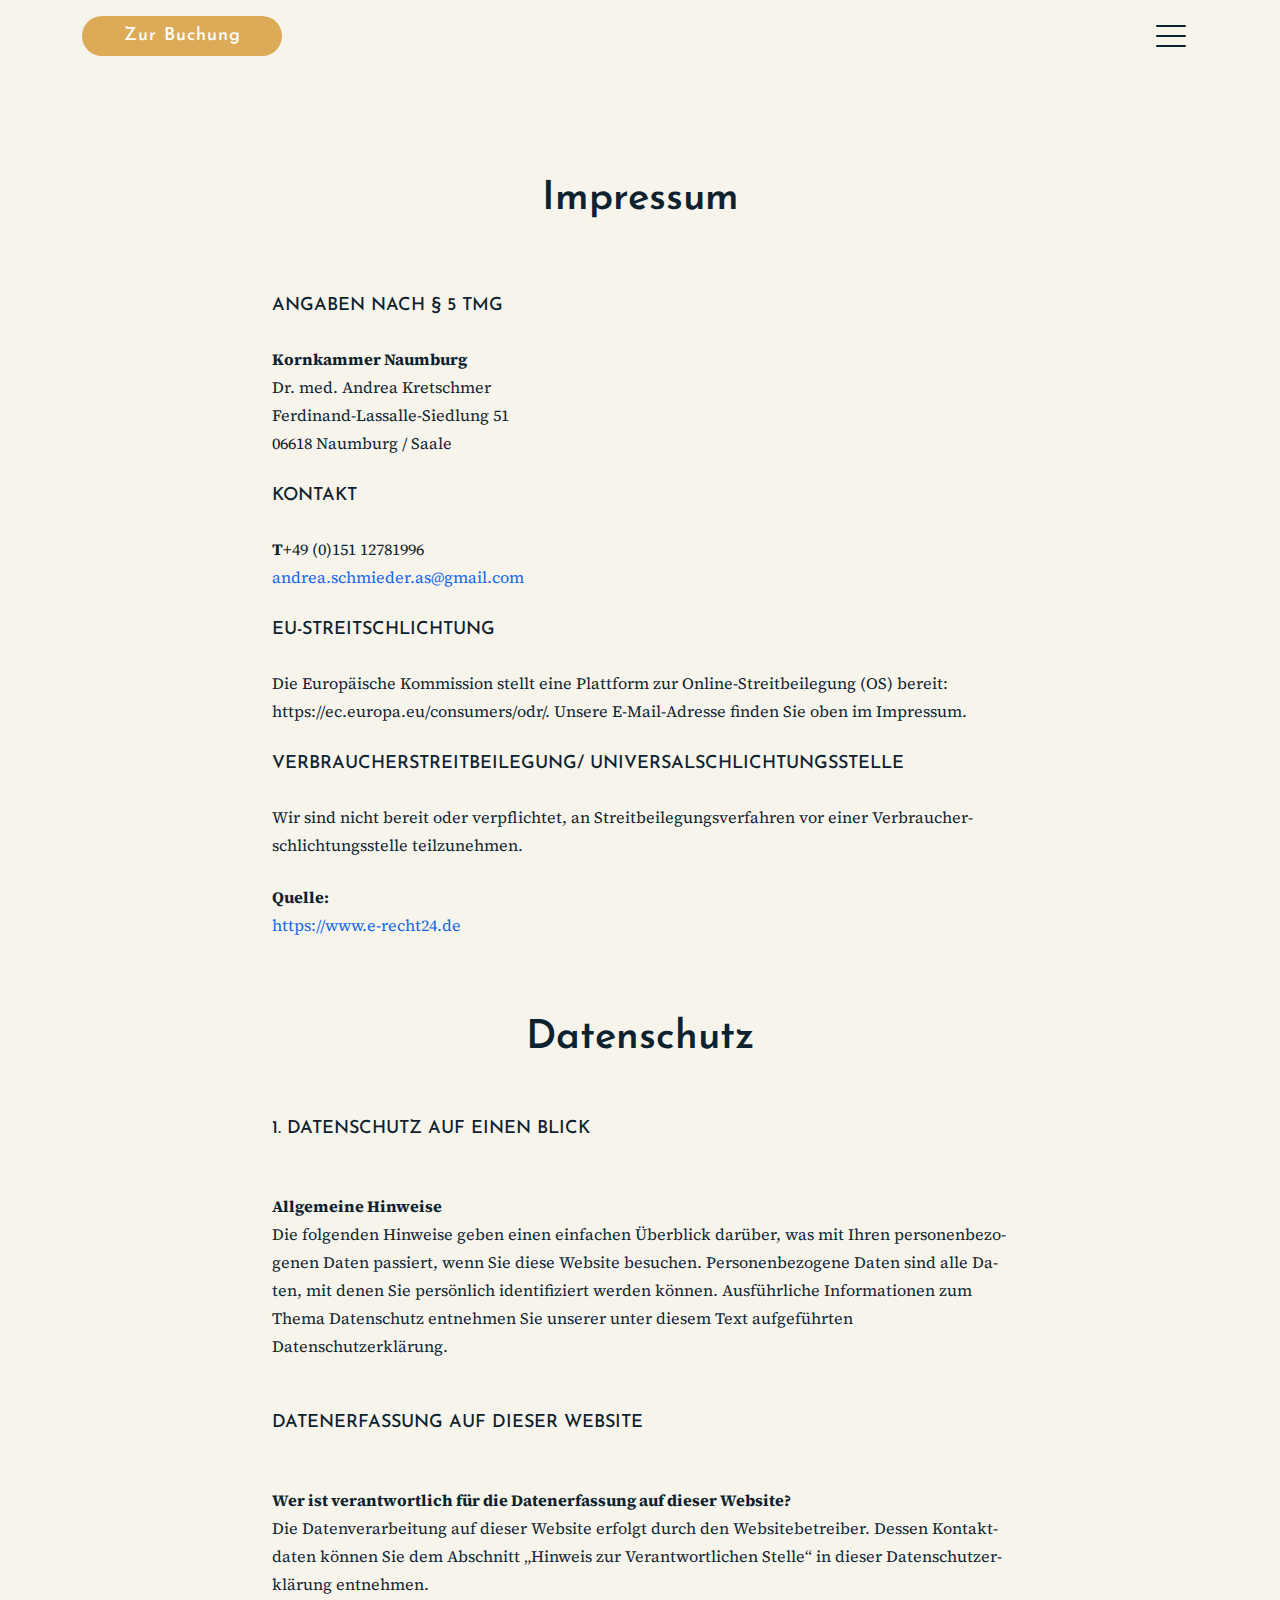
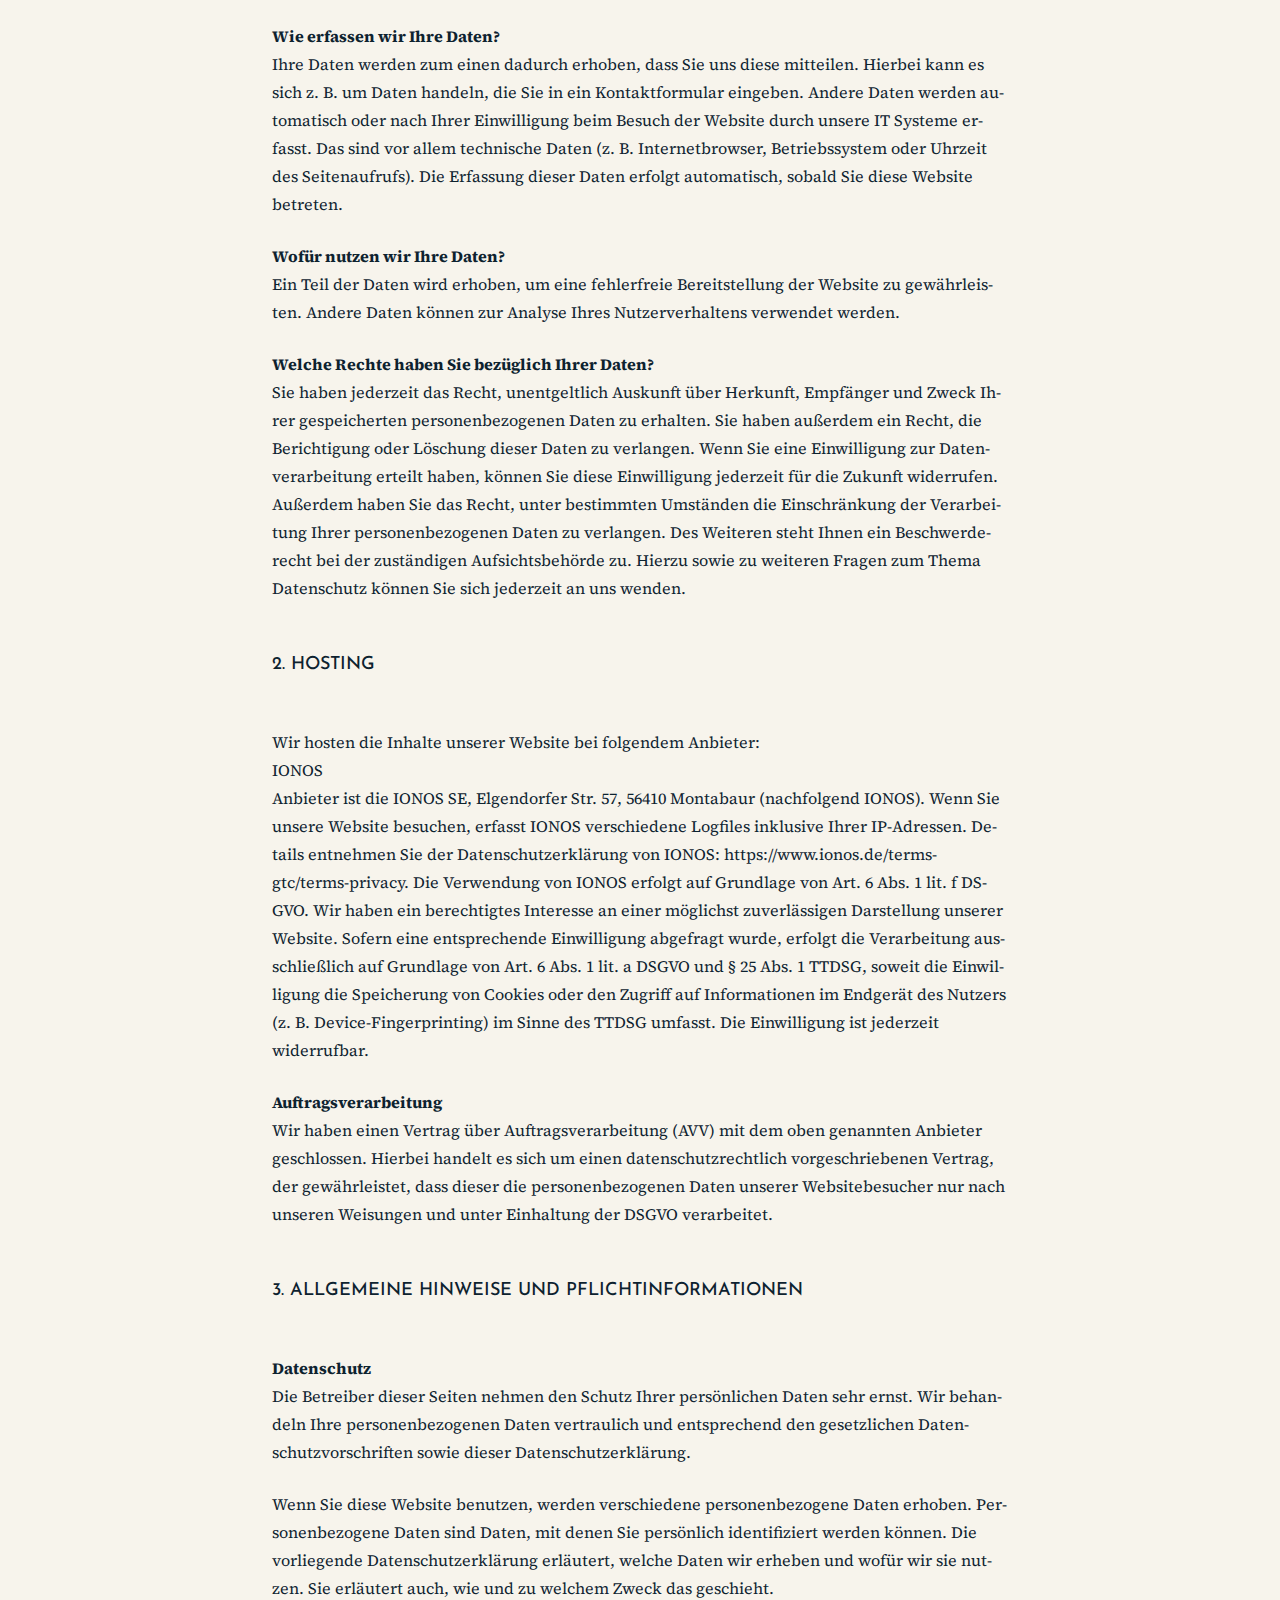
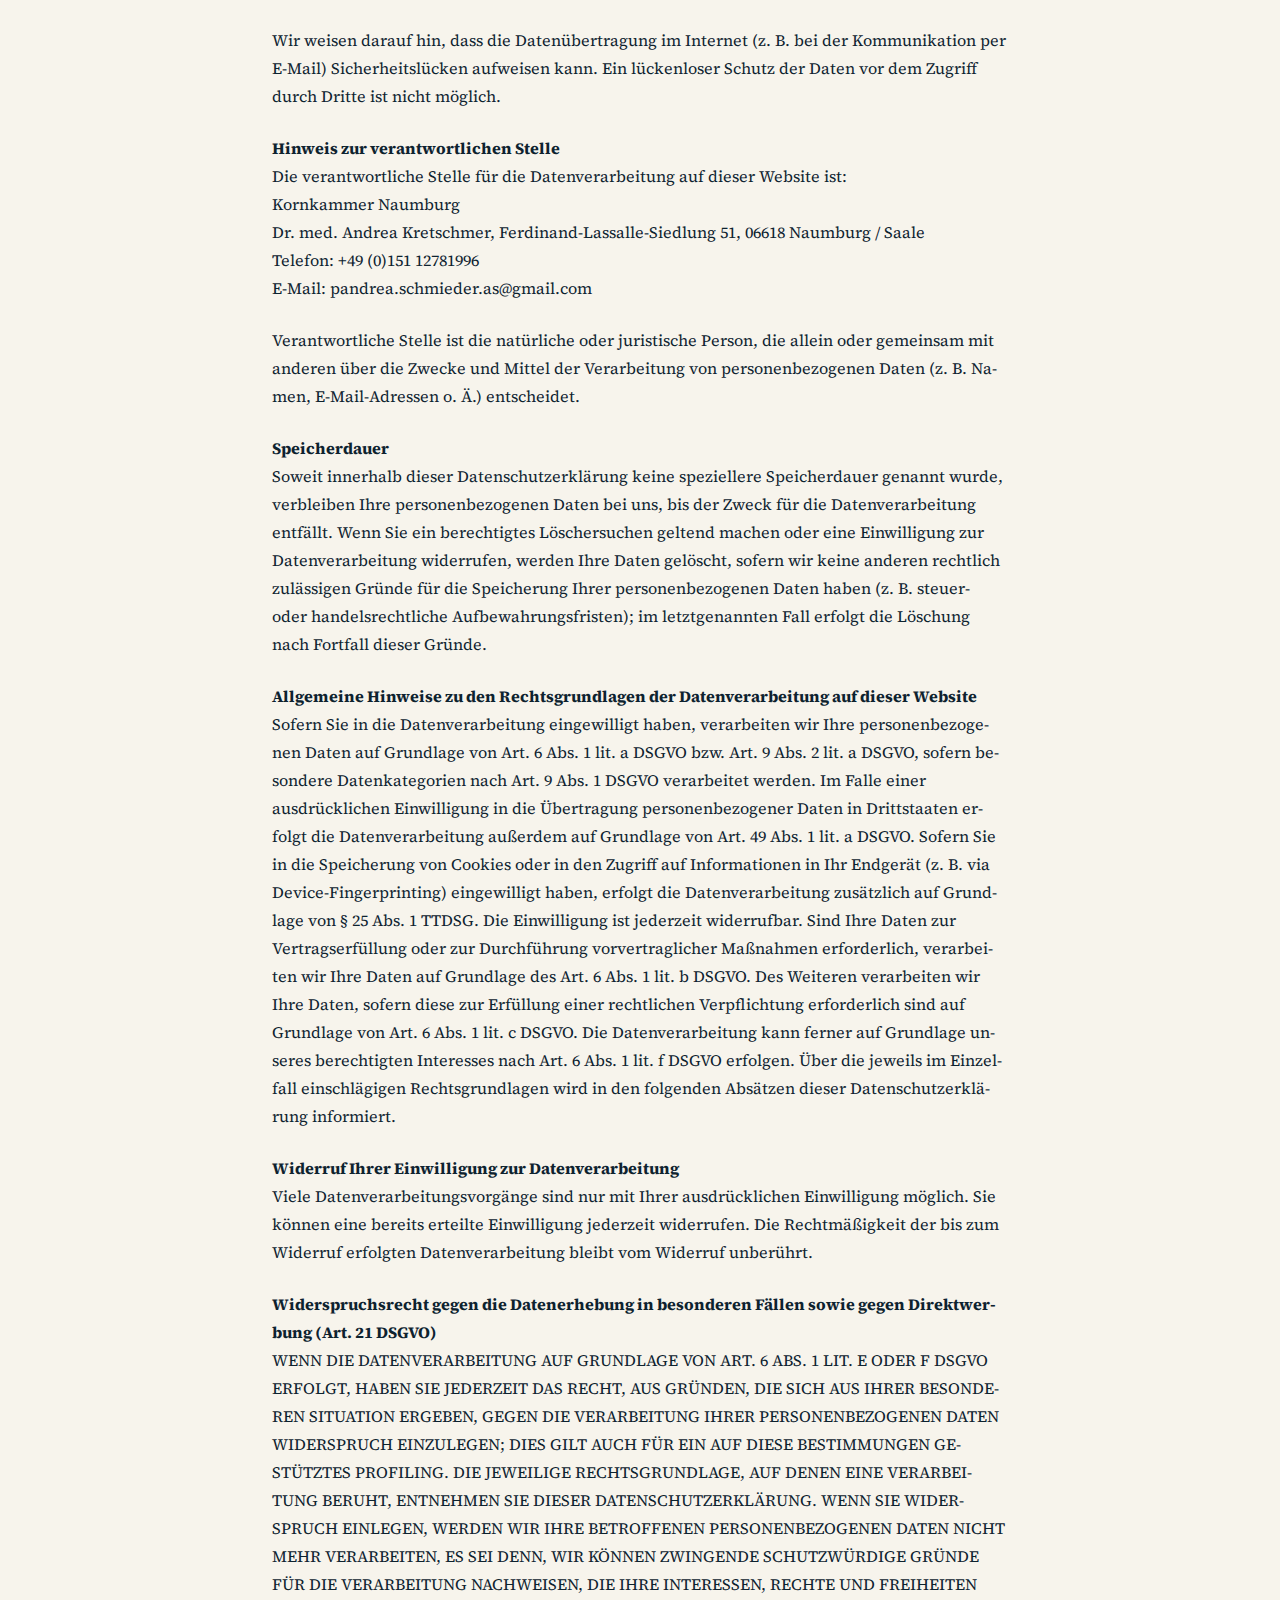
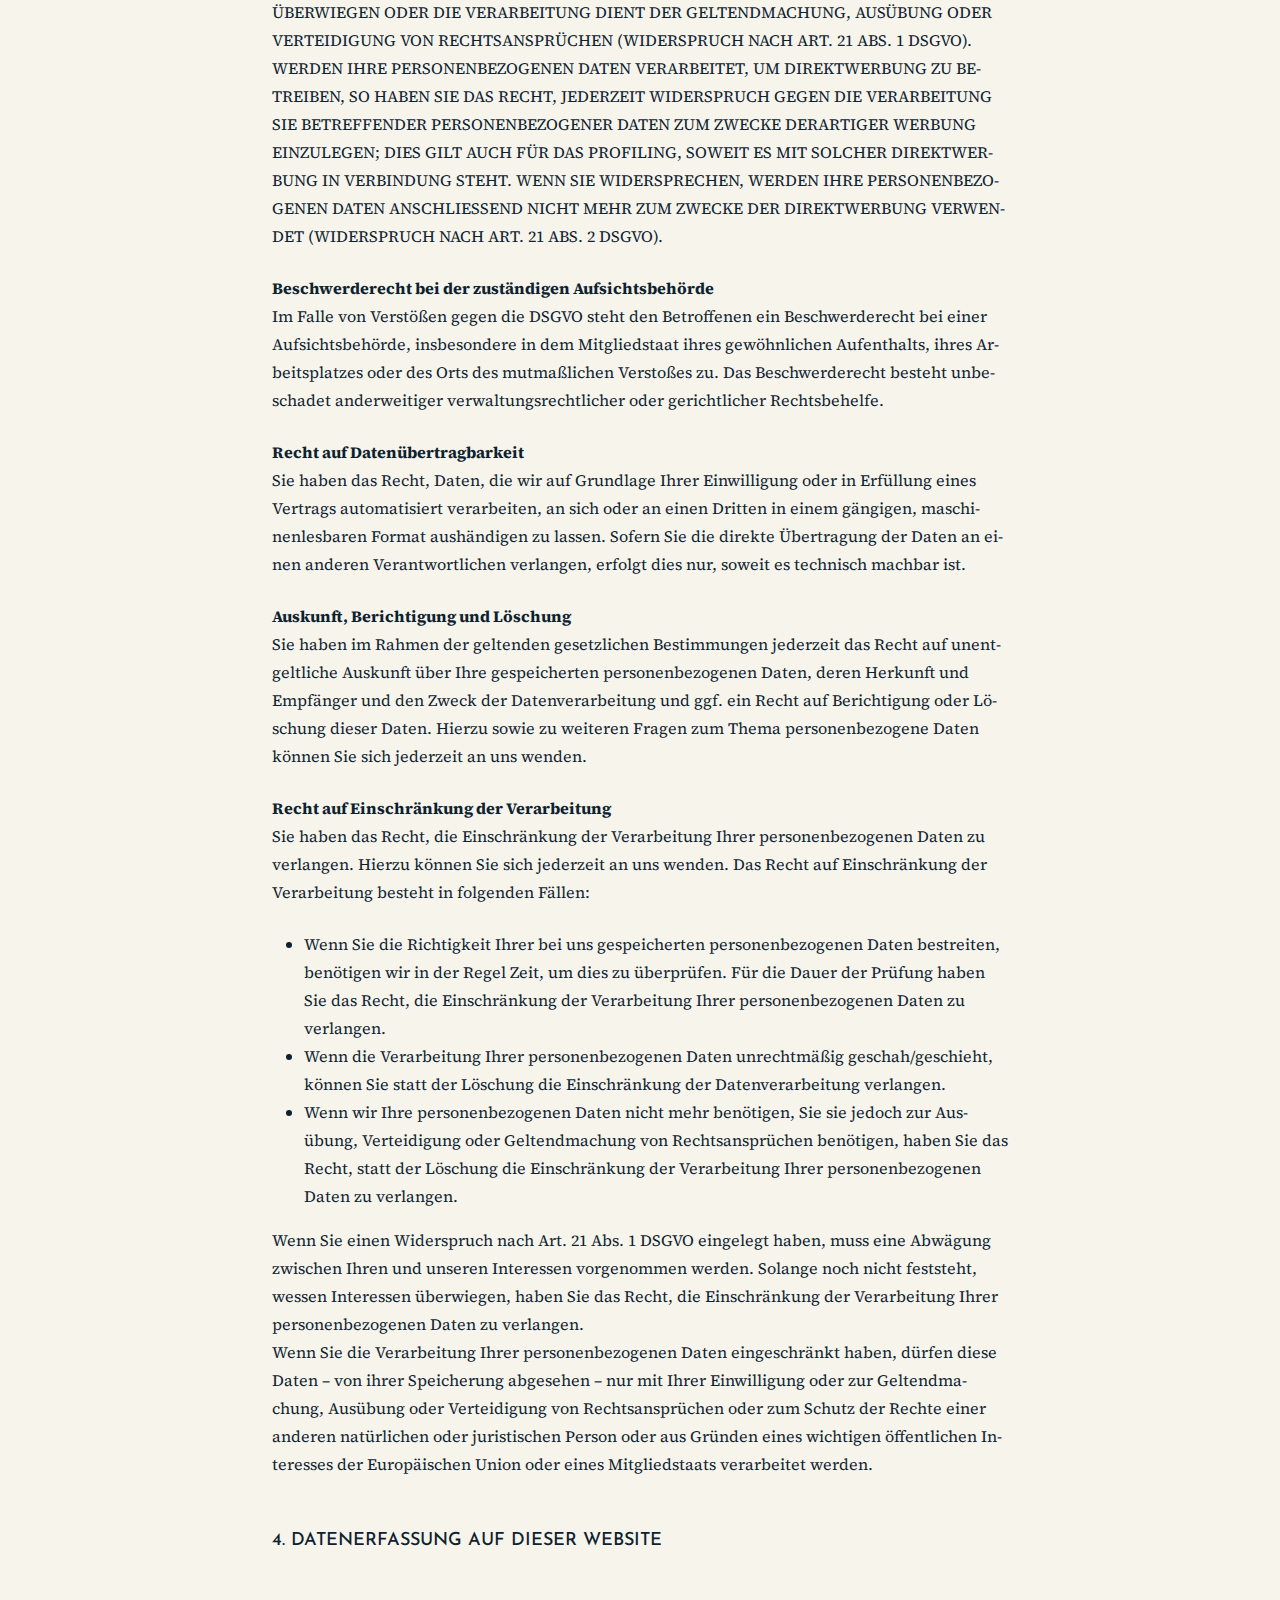
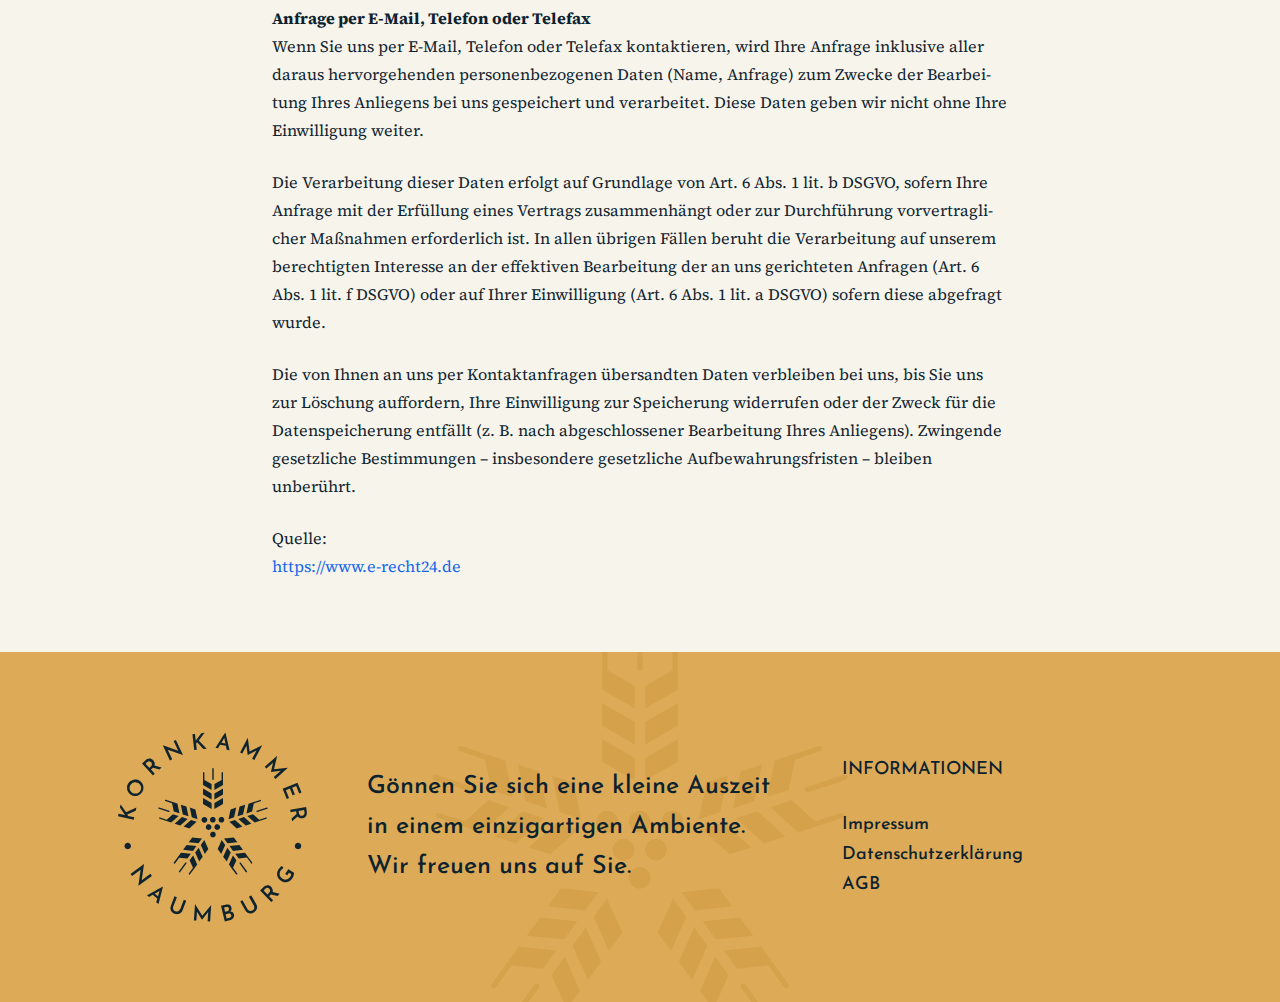
<file: impressum.html>
<!DOCTYPE html>
<html lang="de">
<head>
    <title>Ferienwohnung »Kornkammer« Naumburg</title>
    <meta http-equiv="content-type" content="text/html; charset=utf-8">
    <meta name="viewport" content="width=device-width, initial-scale=1.0">
    <meta name="description" content="Gönnen Sie sich eine kleine Auszeit zu zweit in unserer liebevoll eingerichteten Ferienwohnung »Kornkammer« und entdecken Sie die Vielfalt der Saale-Unstrut-Region. Ideal für 2 Personen, moderne Ausstattung, gemütliches Ambiente &amp; südliche Terrasse für entspannte Abende. Perfekte Lage zur Erkundung der Region.">
    <meta name="robots" content="index,follow">
    <meta property="og:title" content="Ferienwohnung »Kornkammer« Naumburg">
    <meta property="og:description" content="Gönnen Sie sich eine kleine Auszeit zu zweit in unserer liebevoll eingerichteten Ferienwohnung »Kornkammer« und entdecken Sie die Vielfalt der Saale-Unstrut-Region. Ideal für 2 Personen, moderne Ausstattung, gemütliches Ambiente &amp; südliche Terrasse für entspannte Abende. Perfekte Lage zur Erkundung der Region.">
    <meta property="og:image" content="https://www.kornkammer-naumburg.de/assets/images/kornkammer_naumburg_fb.jpg">
    <meta property="og:type" content="website">
    <meta property="og:url" content="https://www.kornkammer-naumburg.de">
    <link rel="stylesheet" href="vendor/bootstrap/css/bootstrap.min.css">
    <link rel="stylesheet" href="assets/styles/custom.css">
    <link rel="apple-touch-icon" sizes="57x57" href="assets/images/icons/apple-icon-57x57.png">
    <link rel="apple-touch-icon" sizes="60x60" href="assets/images/icons/apple-icon-60x60.png">
    <link rel="apple-touch-icon" sizes="72x72" href="assets/images/icons/apple-icon-72x72.png">
    <link rel="apple-touch-icon" sizes="76x76" href="assets/images/icons/apple-icon-76x76.png">
    <link rel="apple-touch-icon" sizes="114x114" href="assets/images/icons/apple-icon-114x114.png">
    <link rel="apple-touch-icon" sizes="120x120" href="assets/images/icons/apple-icon-120x120.png">
    <link rel="apple-touch-icon" sizes="144x144" href="assets/images/icons/apple-icon-144x144.png">
    <link rel="apple-touch-icon" sizes="152x152" href="assets/images/icons/apple-icon-152x152.png">
    <link rel="apple-touch-icon" sizes="180x180" href="assets/images/icons/apple-icon-180x180.png">
    <link rel="icon" type="image/png" sizes="192x192"  href="assets/images/icons/android-icon-192x192.png">
    <link rel="icon" type="image/png" sizes="32x32" href="assets/images/icons/favicon-32x32.png">
    <link rel="icon" type="image/png" sizes="96x96" href="assets/images/icons/favicon-96x96.png">
    <link rel="icon" type="image/png" sizes="16x16" href="assets/images/icons/favicon-16x16.png">
    <link rel="manifest" href="manifest.json">
    <meta name="msapplication-TileColor" content="#da532c">
    <meta name="msapplication-TileImage" content="assets/images/icons/ms-icon-144x144.png">
    <meta name="theme-color" content="#ffffff">
</head>
<body class="imprint">
<nav id="navbar" class="navbar navbar-light">
    <div class="container">
    <a href="buchung.html" class="my-3 my-sm-3 btn btn-primary">Zur Buchung</a>
        <button class="navbar-toggler position-relative d-flex align-items-center collapsed" type="button" data-bs-toggle="collapse" data-bs-target="#navbar-collapse" aria-controls="navbar-collapse" aria-expanded="false" aria-label="Toggle navigation">
            <label for="hamburger">
                <span class="d-none">Menü</span>
                <span>Schließen</span>
            </label>
            <input type="checkbox" id="hamburger" disabled="disabled" />
            <label for="hamburger">
                <div></div>
                <div></div>
                <div></div>
            </label>
        </button>
        <div id="navbar-collapse" class="collapse navbar-collapse">
            <div class="navbar-nav navbar-nav-scroll">
                <a class="nav-link d-flex align-self-center" href="index.html#header">Home</a>
                <a class="nav-link d-flex align-self-center" href="index.html#einblicke">Galerie</a>
                <a class="nav-link d-flex align-self-center" href="index.html#ausstattung">Ausstattung</a>
                <a class="nav-link d-flex align-self-center" href="index.html#umgebung">Umgebung</a>
                <a class="nav-link d-flex align-self-center" href="index.html#empfehlungen">Empfehlungen</a>
                <a class="nav-link d-flex align-self-center" href="index.html#kontakt">Lage &amp; Kontakt</a>
                </div>
            <div class="d-flex flex-column flex-sm-row justify-content-center w-100 p-4 bg-white">
                <div class="text-sm-end"><a class="btn btn-primary mb-2 mb-sm-0 me-sm-2" href="buchung.html">Zur Buchung</a></div>
                <div class="text-sm-start"><a class="btn btn-primary ms-sm-2" href="mailto:andrea.schmieder.as@gmail.com" target="_blank">E-Mail</a></div>
            </div>
        </div>
    </div>
</nav>

<article>
    <section id="header" class="d-none">
        <div class="container">
            <div class="row pb-5">
                <div class="col-12 my-5 position-relative">
                    <div class="position-absolute logo">
                        <a href="index.html"><img src="assets/images/kornkammer_naumburg_logo.svg" width="225" height="225" alt="Logo"></a>
                    </div>
                </div>
            </div>
        </div>
    </section>

    <section>
        <div class="container">
            <div class="row">
                <div class="col-sm-8 offset-sm-2">
                    <h2 class="text-center">Impressum</h2>
                </div>
            </div>
            <div class="row">
                <div class="col-sm-8 offset-sm-2">
                    <h4 class="my-4">Angaben nach § 5 TMG</h4>
                    <p>
                        <em>Kornkammer Naumburg</em><br>
                        Dr. med. Andrea Kretschmer<br>
                        Ferdinand-Lassalle-Siedlung 51<br>
                        06618 Naumburg / Saale
                    </p>
                    <h4 class="my-4">Kontakt</h4>
                    <p>
                        <em>T</em>+49 (0)151 12781996<br>
                        <a href="mailto:andrea.schmieder.as@gmail.com">andrea.schmieder.as@gmail.com</a><br>
                    </p>
                    <h4 class="my-4">EU-Streitschlichtung</h4>
                    <p>
                        Die Europäische Kommission stellt eine Plattform zur Online-Streitbeilegung (OS) bereit: https://ec.europa.eu/consumers/odr/.
                        Unsere E-Mail-Adresse finden Sie oben im Impressum.
                    </p>
                    <h4 class="my-4">Verbraucherstreitbeilegung/ Universalschlichtungsstelle</h4>
                    <p>
                        Wir sind nicht bereit oder verpflichtet, an Streitbeilegungsverfahren vor einer Verbraucherschlichtungsstelle teilzunehmen.
                    </p>
                    <p>
                        <em>Quelle:</em><br>
                        <a href="https://www.e-recht24.de" target="_blank">https://www.e-recht24.de</a>
                    </p>
                </div>
            </div>
            <div class="row">
                <div class="col-sm-8 offset-sm-2">
                    <h2 class="my-5 text-center">Datenschutz</h2>
                </div>
            </div>
            <div class="row mb-5">
                <div class="col-sm-8 offset-sm-2">
                    <h4 class="mb-5">1. Datenschutz auf einen Blick</h4>
                    <p>
                        <em>Allgemeine Hinweise</em><br>
                        Die folgenden Hinweise geben einen einfachen Überblick darüber, was mit Ihren personenbezogenen Daten passiert, wenn Sie diese Website besuchen. Personenbezogene Daten sind alle Daten, mit denen Sie persönlich identifiziert werden können. Ausführliche Informationen zum Thema Datenschutz entnehmen Sie unserer unter diesem Text aufgeführten Datenschutzerklärung.
                    </p>
                    <h4 class="my-5">Datenerfassung auf dieser Website</h4>
                    <p>
                        <em>Wer ist verantwortlich für die Datenerfassung auf dieser Website?</em><br>
                        Die Datenverarbeitung auf dieser Website erfolgt durch den Websitebetreiber. Dessen Kontaktdaten können Sie dem Abschnitt „Hinweis zur Verantwortlichen Stelle“ in dieser Datenschutzerklärung entnehmen.
                    </p>
                    <p>
                        <em>Wie erfassen wir Ihre Daten?</em><br>
                        Ihre Daten werden zum einen dadurch erhoben, dass Sie uns diese mitteilen. Hierbei kann es sich z. B. um Daten handeln, die Sie in ein Kontaktformular eingeben. Andere Daten werden automatisch oder nach Ihrer Einwilligung beim Besuch der Website durch unsere IT Systeme erfasst. Das sind vor allem technische Daten (z. B. Internetbrowser, Betriebssystem oder Uhrzeit des Seitenaufrufs). Die Erfassung dieser Daten erfolgt automatisch, sobald Sie diese Website betreten.
                    </p>
                    <p>
                        <em>Wofür nutzen wir Ihre Daten?</em><br>
                        Ein Teil der Daten wird erhoben, um eine fehlerfreie Bereitstellung der Website zu gewährleisten. Andere Daten können zur Analyse Ihres Nutzerverhaltens verwendet werden.
                    </p>
                    <p>
                        <em>Welche Rechte haben Sie bezüglich Ihrer Daten?</em><br>
                        Sie haben jederzeit das Recht, unentgeltlich Auskunft über Herkunft, Empfänger und Zweck Ihrer gespeicherten personenbezogenen Daten zu erhalten. Sie haben außerdem ein Recht, die Berichtigung oder Löschung dieser Daten zu verlangen. Wenn Sie eine Einwilligung zur Datenverarbeitung erteilt haben, können Sie diese Einwilligung jederzeit für die Zukunft widerrufen. Außerdem haben Sie das Recht, unter bestimmten Umständen die Einschränkung der Verarbeitung Ihrer personenbezogenen Daten zu verlangen. Des Weiteren steht Ihnen ein Beschwerderecht bei der zuständigen Aufsichtsbehörde zu. Hierzu sowie zu weiteren Fragen zum Thema Datenschutz können Sie sich jederzeit an uns wenden.
                    </p>
                    <h4 class="my-5">2. Hosting</h4>
                    <p>
                        Wir hosten die Inhalte unserer Website bei folgendem Anbieter:<br>
                        IONOS<br>
                        Anbieter ist die IONOS SE, Elgendorfer Str. 57, 56410 Montabaur (nachfolgend IONOS). Wenn Sie unsere Website besuchen, erfasst IONOS verschiedene Logfiles inklusive Ihrer IP-Adressen. Details entnehmen Sie der Datenschutzerklärung von IONOS:
                        https://www.ionos.de/terms-gtc/terms-privacy.
                        Die Verwendung von IONOS erfolgt auf Grundlage von Art. 6 Abs. 1 lit. f DSGVO. Wir haben ein berechtigtes Interesse an einer möglichst zuverlässigen Darstellung unserer Website. Sofern eine entsprechende Einwilligung abgefragt wurde, erfolgt die Verarbeitung ausschließlich auf Grundlage von Art. 6 Abs. 1 lit. a DSGVO und § 25 Abs. 1 TTDSG, soweit die Einwilligung die Speicherung von Cookies oder den Zugriff auf Informationen im Endgerät des Nutzers (z. B. Device-Fingerprinting) im Sinne des TTDSG umfasst. Die Einwilligung ist jederzeit widerrufbar.
                    </p>
                    <p>
                        <em>Auftragsverarbeitung</em><br>
                        Wir haben einen Vertrag über Auftragsverarbeitung (AVV) mit dem oben genannten Anbieter geschlossen. Hierbei handelt es sich um einen datenschutzrechtlich vorgeschriebenen Vertrag, der gewährleistet, dass dieser die personenbezogenen Daten unserer Websitebesucher nur nach unseren Weisungen und unter Einhaltung der DSGVO verarbeitet.
                    </p>
                    <h4 class="my-5">3. Allgemeine Hinweise und Pflichtinformationen</h4>
                    <p>
                        <em>Datenschutz</em><br>
                        Die Betreiber dieser Seiten nehmen den Schutz Ihrer persönlichen Daten sehr ernst. Wir behandeln Ihre personenbezogenen Daten vertraulich und entsprechend den gesetzlichen Datenschutzvorschriften sowie dieser Datenschutzerklärung.
                    </p>
                    <p>Wenn Sie diese Website benutzen, werden verschiedene personenbezogene Daten erhoben. Personenbezogene Daten sind Daten, mit denen Sie persönlich identifiziert werden können. Die vorliegende Datenschutzerklärung erläutert, welche Daten wir erheben und wofür wir sie nutzen. Sie erläutert auch, wie und zu welchem Zweck das geschieht.</p>
                    <p>Wir weisen darauf hin, dass die Datenübertragung im Internet (z. B. bei der Kommunikation per E-Mail) Sicherheitslücken aufweisen kann. Ein lückenloser Schutz der Daten vor dem Zugriff durch Dritte ist nicht möglich.</p>
                    <p>
                        <em>Hinweis zur verantwortlichen Stelle</em><br>
                        Die verantwortliche Stelle für die Datenverarbeitung auf dieser Website ist:<br>
                        Kornkammer Naumburg<br>
                        Dr. med. Andrea Kretschmer, Ferdinand-Lassalle-Siedlung 51, 06618 Naumburg / Saale<br>
                        Telefon: +49 (0)151 12781996<br>
                        E-Mail: pandrea.schmieder.as@gmail.com
                    </p>
                    <p>Verantwortliche Stelle ist die natürliche oder juristische Person, die allein oder gemeinsam mit anderen über die Zwecke und Mittel der Verarbeitung von personenbezogenen Daten (z. B. Namen, E-Mail-Adressen o. Ä.) entscheidet.</p>
                    <p>
                        <em>Speicherdauer</em><br>
                        Soweit innerhalb dieser Datenschutzerklärung keine speziellere Speicherdauer genannt wurde, verbleiben Ihre personenbezogenen Daten bei uns, bis der Zweck für die Datenverarbeitung entfällt. Wenn Sie ein berechtigtes Löschersuchen geltend machen oder eine Einwilligung zur Datenverarbeitung widerrufen, werden Ihre Daten gelöscht, sofern wir keine anderen rechtlich zulässigen Gründe für die Speicherung Ihrer personenbezogenen Daten haben (z. B. steuer- oder handelsrechtliche Aufbewahrungsfristen); im letztgenannten Fall erfolgt die Löschung nach Fortfall dieser Gründe.
                   </p>
                    <p>
                        <em>Allgemeine Hinweise zu den Rechtsgrundlagen der Datenverarbeitung auf dieser Website</em><br>
                        Sofern Sie in die Datenverarbeitung eingewilligt haben, verarbeiten wir Ihre personenbezogenen Daten auf Grundlage von Art. 6 Abs. 1 lit. a DSGVO bzw. Art. 9 Abs. 2 lit. a DSGVO, sofern besondere Datenkategorien nach Art. 9 Abs. 1 DSGVO verarbeitet werden. Im Falle einer ausdrücklichen Einwilligung in die Übertragung personenbezogener Daten in Drittstaaten erfolgt die Datenverarbeitung außerdem auf Grundlage von Art. 49 Abs. 1 lit. a DSGVO. Sofern Sie in die Speicherung von Cookies oder in den Zugriff auf Informationen in Ihr Endgerät (z. B. via Device-Fingerprinting) eingewilligt haben, erfolgt die Datenverarbeitung zusätzlich auf Grundlage von § 25 Abs. 1 TTDSG. Die Einwilligung ist jederzeit widerrufbar. Sind Ihre Daten zur Vertragserfüllung oder zur Durchführung vorvertraglicher Maßnahmen erforderlich, verarbeiten wir Ihre Daten auf Grundlage des Art. 6 Abs. 1 lit. b DSGVO. Des Weiteren verarbeiten wir Ihre Daten, sofern diese zur Erfüllung einer rechtlichen Verpflichtung erforderlich sind auf Grundlage von Art. 6 Abs. 1 lit. c DSGVO. Die Datenverarbeitung kann ferner auf Grundlage unseres berechtigten Interesses nach Art. 6 Abs. 1 lit. f DSGVO erfolgen. Über die jeweils im Einzelfall einschlägigen Rechtsgrundlagen wird in den folgenden Absätzen dieser Datenschutzerklärung informiert.
                    </p>
                    <p>
                        <em>Widerruf Ihrer Einwilligung zur Datenverarbeitung</em><br>
                        Viele Datenverarbeitungsvorgänge sind nur mit Ihrer ausdrücklichen Einwilligung möglich. Sie können eine bereits erteilte Einwilligung jederzeit widerrufen. Die Rechtmäßigkeit der bis zum Widerruf erfolgten Datenverarbeitung bleibt vom Widerruf unberührt.
                    </p>
                    <p>
                        <em>Widerspruchsrecht gegen die Datenerhebung in besonderen Fällen sowie gegen Direktwerbung (Art. 21 DSGVO)</em><br>
                        WENN DIE DATENVERARBEITUNG AUF GRUNDLAGE VON ART. 6 ABS. 1 LIT. E ODER F DSGVO
                        ERFOLGT, HABEN SIE JEDERZEIT DAS RECHT, AUS GRÜNDEN, DIE SICH AUS IHRER BESONDEREN SITUATION ERGEBEN, GEGEN DIE VERARBEITUNG IHRER PERSONENBEZOGENEN DATEN WIDERSPRUCH EINZULEGEN; DIES GILT AUCH FÜR EIN AUF DIESE BESTIMMUNGEN GESTÜTZTES PROFILING. DIE JEWEILIGE RECHTSGRUNDLAGE, AUF DENEN EINE VERARBEITUNG BERUHT, ENTNEHMEN SIE DIESER DATENSCHUTZERKLÄRUNG. WENN SIE WIDERSPRUCH EINLEGEN, WERDEN WIR IHRE BETROFFENEN PERSONENBEZOGENEN DATEN NICHT MEHR VERARBEITEN, ES SEI DENN, WIR KÖNNEN ZWINGENDE SCHUTZWÜRDIGE GRÜNDE FÜR DIE VERARBEITUNG NACHWEISEN, DIE IHRE INTERESSEN, RECHTE UND FREIHEITEN ÜBERWIEGEN ODER DIE VERARBEITUNG DIENT DER GELTENDMACHUNG, AUSÜBUNG ODER VERTEIDIGUNG VON RECHTSANSPRÜCHEN (WIDERSPRUCH NACH ART. 21 ABS. 1 DSGVO). WERDEN IHRE PERSONENBEZOGENEN DATEN VERARBEITET, UM DIREKTWERBUNG ZU BETREIBEN, SO HABEN SIE DAS RECHT, JEDERZEIT WIDERSPRUCH GEGEN DIE VERARBEITUNG SIE BETREFFENDER PERSONENBEZOGENER DATEN ZUM ZWECKE DERARTIGER WERBUNG EINZULEGEN; DIES GILT AUCH FÜR DAS PROFILING, SOWEIT ES MIT SOLCHER DIREKTWERBUNG IN VERBINDUNG STEHT. WENN SIE WIDERSPRECHEN, WERDEN IHRE PERSONENBEZOGENEN DATEN ANSCHLIESSEND NICHT MEHR ZUM ZWECKE DER DIREKTWERBUNG VERWENDET (WIDERSPRUCH NACH ART. 21 ABS. 2 DSGVO).
                    </p>
                    <p>
                        <em>Beschwerderecht bei der zuständigen Aufsichtsbehörde</em><br>
                        Im Falle von Verstößen gegen die DSGVO steht den Betroffenen ein Beschwerderecht bei einer Aufsichtsbehörde, insbesondere in dem Mitgliedstaat ihres gewöhnlichen Aufenthalts, ihres Arbeitsplatzes oder des Orts des mutmaßlichen Verstoßes zu. Das Beschwerderecht besteht unbeschadet anderweitiger verwaltungsrechtlicher oder gerichtlicher Rechtsbehelfe.
                    </p>
                    <p>
                        <em>Recht auf Datenübertragbarkeit</em><br>
                        Sie haben das Recht, Daten, die wir auf Grundlage Ihrer Einwilligung oder in Erfüllung eines Vertrags automatisiert verarbeiten, an sich oder an einen Dritten in einem gängigen, maschinenlesbaren Format aushändigen zu lassen. Sofern Sie die direkte Übertragung der Daten an einen anderen Verantwortlichen verlangen, erfolgt dies nur, soweit es technisch machbar ist.
                    </p>
                    <p>
                        <em>Auskunft, Berichtigung und Löschung</em><br>
                        Sie haben im Rahmen der geltenden gesetzlichen Bestimmungen jederzeit das Recht auf unentgeltliche Auskunft über Ihre gespeicherten personenbezogenen Daten, deren Herkunft und Empfänger und den Zweck der Datenverarbeitung und ggf. ein Recht auf Berichtigung oder Löschung dieser Daten. Hierzu sowie zu weiteren Fragen zum Thema personenbezogene Daten können Sie sich jederzeit an uns wenden.
                    </p>
                    <p>
                        <em>Recht auf Einschränkung der Verarbeitung</em><br>
                        Sie haben das Recht, die Einschränkung der Verarbeitung Ihrer personenbezogenen Daten zu verlangen. Hierzu können Sie sich jederzeit an uns wenden. Das Recht auf Einschränkung der Verarbeitung besteht in folgenden Fällen:
                    </p>
                    <ul>
                        <li>Wenn Sie die Richtigkeit Ihrer bei uns gespeicherten personenbezogenen Daten bestreiten, benötigen wir in der Regel Zeit, um dies zu überprüfen. Für die Dauer der Prüfung haben Sie das Recht, die Einschränkung der Verarbeitung Ihrer personenbezogenen Daten zu verlangen.</li>
                        <li>Wenn die Verarbeitung Ihrer personenbezogenen Daten unrechtmäßig geschah/geschieht, können Sie statt der Löschung die Einschränkung der Datenverarbeitung verlangen.</li>
                        <li>Wenn wir Ihre personenbezogenen Daten nicht mehr benötigen, Sie sie jedoch zur Ausübung, Verteidigung oder Geltendmachung von Rechtsansprüchen benötigen, haben Sie das Recht, statt der Löschung die Einschränkung der Verarbeitung Ihrer personenbezogenen Daten zu verlangen.</li>
                    </ul>
                    <p>
                        Wenn Sie einen Widerspruch nach Art. 21 Abs. 1 DSGVO eingelegt haben, muss eine Abwägung zwischen Ihren und unseren Interessen vorgenommen werden. Solange noch nicht feststeht, wessen Interessen überwiegen, haben Sie das Recht, die Einschränkung der Verarbeitung Ihrer personenbezogenen Daten zu verlangen.<br>
                        Wenn Sie die Verarbeitung Ihrer personenbezogenen Daten eingeschränkt haben, dürfen diese Daten – von ihrer Speicherung abgesehen – nur mit Ihrer Einwilligung oder zur Geltendmachung, Ausübung oder Verteidigung von Rechtsansprüchen oder zum Schutz der Rechte einer anderen natürlichen oder juristischen Person oder aus Gründen eines wichtigen öffentlichen Interesses der Europäischen Union oder eines Mitgliedstaats verarbeitet werden.
                    </p>
                    <h4 class="my-5">4. Datenerfassung auf dieser Website</h4>
                    <p>
                        <em>Anfrage per E-Mail, Telefon oder Telefax</em><br>
                        Wenn Sie uns per E-Mail, Telefon oder Telefax kontaktieren, wird Ihre Anfrage inklusive aller daraus hervorgehenden personenbezogenen Daten (Name, Anfrage) zum Zwecke der Bearbeitung Ihres Anliegens bei uns gespeichert und verarbeitet. Diese Daten geben wir nicht ohne Ihre Einwilligung weiter.
                    </p>
                    <p>Die Verarbeitung dieser Daten erfolgt auf Grundlage von Art. 6 Abs. 1 lit. b DSGVO, sofern Ihre Anfrage mit der Erfüllung eines Vertrags zusammenhängt oder zur Durchführung vorvertraglicher Maßnahmen erforderlich ist. In allen übrigen Fällen beruht die Verarbeitung auf unserem berechtigten Interesse an der effektiven Bearbeitung der an uns gerichteten Anfragen (Art. 6 Abs. 1 lit. f DSGVO) oder auf Ihrer Einwilligung (Art. 6 Abs. 1 lit. a DSGVO) sofern diese abgefragt wurde.</p>
                    <p>Die von Ihnen an uns per Kontaktanfragen übersandten Daten verbleiben bei uns, bis Sie uns zur Löschung auffordern, Ihre Einwilligung zur Speicherung widerrufen oder der Zweck für die Datenspeicherung entfällt (z. B. nach abgeschlossener Bearbeitung Ihres Anliegens). Zwingende gesetzliche Bestimmungen – insbesondere gesetzliche Aufbewahrungsfristen – bleiben unberührt.</p>
                    <p>
                        Quelle:<br>
                        <a href="https://www.e-recht24.de" target="_blank">https://www.e-recht24.de</a>
                    </p>
                </div>
            </div>
        </div>
    </section>
</article>

<footer>
<div class="container-fluid h-100">
    <div class="container py-2 h-100">
        <div class="row py-2 py-sm-4 py-md-5 h-100">
            <div class="col-md-3 align-content-center text-center text-md-start">
                <img src="assets/images/kornkammer_logo_rund.svg" width="190" height="190" class="mt-4 my-md-4 w-100" alt="Logo">
            </div>
            <div class="col-md-5 align-content-center text-center text-md-start">
                <p class="my-4">
                    Gönnen Sie sich eine kleine Auszeit<br class="d-none d-lg-block">
                    in einem einzigartigen Ambiente.<br class="d-none d-lg-block">
                    Wir freuen uns auf Sie.
                </p>
                </div>
            <div class="col-md-4 align-content-center text-center text-md-start">
                <h4 class="mb-4 d-none d-md-block">Informationen</h4>
                <a href="impressum.html">Impressum</a><br>
                <a href="impressum.html">Datenschutzerklärung</a><br>
                <a href="assets/pdf/ABG.pdf" target="_blank">AGB</a>
                </div>
            </div>
        </div>
    </div>
</footer>
<script type="text/javascript" src="vendor/jquery/dist/jquery.min.js"></script>
<script type="text/javascript" src="vendor/jquery-touchswipe/jquery.touchSwipe.min.js"></script>
<script type="text/javascript" src="vendor/bootstrap/js/bootstrap.min.js"></script>
<script type="text/javascript" src="assets/scripts/custom.js"></script>
</body>
</html>
</file>
<file: assets/styles/custom.css>
/* josefin-sans-500 - latin */
@font-face {
    font-display: swap; /* Check https://developer.mozilla.org/en-US/docs/Web/CSS/@font-face/font-display for other options. */
    font-family: 'Josefin Sans';
    font-style: normal;
    font-weight: 500;
    src: url('../fonts/josefin-sans-v32-latin-500.woff2') format('woff2'), /* Chrome 36+, Opera 23+, Firefox 39+, Safari 12+, iOS 10+ */
    url('../fonts/josefin-sans-v32-latin-500.ttf') format('truetype'); /* Chrome 4+, Firefox 3.5+, IE 9+, Safari 3.1+, iOS 4.2+, Android Browser 2.2+ */
}
/* josefin-sans-500italic - latin */
@font-face {
    font-display: swap; /* Check https://developer.mozilla.org/en-US/docs/Web/CSS/@font-face/font-display for other options. */
    font-family: 'Josefin Sans';
    font-style: italic;
    font-weight: 500;
    src: url('../fonts/josefin-sans-v32-latin-500italic.woff2') format('woff2'), /* Chrome 36+, Opera 23+, Firefox 39+, Safari 12+, iOS 10+ */
    url('../fonts/josefin-sans-v32-latin-500italic.ttf') format('truetype'); /* Chrome 4+, Firefox 3.5+, IE 9+, Safari 3.1+, iOS 4.2+, Android Browser 2.2+ */
}
/* josefin-sans-600 - latin */
@font-face {
    font-display: swap; /* Check https://developer.mozilla.org/en-US/docs/Web/CSS/@font-face/font-display for other options. */
    font-family: 'Josefin Sans';
    font-style: normal;
    font-weight: 600;
    src: url('../fonts/josefin-sans-v32-latin-600.woff2') format('woff2'), /* Chrome 36+, Opera 23+, Firefox 39+, Safari 12+, iOS 10+ */
    url('../fonts/josefin-sans-v32-latin-600.ttf') format('truetype'); /* Chrome 4+, Firefox 3.5+, IE 9+, Safari 3.1+, iOS 4.2+, Android Browser 2.2+ */
}
/* josefin-sans-600italic - latin */
@font-face {
    font-display: swap; /* Check https://developer.mozilla.org/en-US/docs/Web/CSS/@font-face/font-display for other options. */
    font-family: 'Josefin Sans';
    font-style: italic;
    font-weight: 600;
    src: url('../fonts/josefin-sans-v32-latin-600italic.woff2') format('woff2'), /* Chrome 36+, Opera 23+, Firefox 39+, Safari 12+, iOS 10+ */
    url('../fonts/josefin-sans-v32-latin-600italic.ttf') format('truetype'); /* Chrome 4+, Firefox 3.5+, IE 9+, Safari 3.1+, iOS 4.2+, Android Browser 2.2+ */
}
/* source-serif-4-regular - latin */
@font-face {
    font-display: swap; /* Check https://developer.mozilla.org/en-US/docs/Web/CSS/@font-face/font-display for other options. */
    font-family: 'Source Serif 4';
    font-style: normal;
    font-weight: 400;
    src: url('../fonts/source-serif-4-v8-latin-regular.woff2') format('woff2'), /* Chrome 36+, Opera 23+, Firefox 39+, Safari 12+, iOS 10+ */
    url('../fonts/source-serif-4-v8-latin-regular.ttf') format('truetype'); /* Chrome 4+, Firefox 3.5+, IE 9+, Safari 3.1+, iOS 4.2+, Android Browser 2.2+ */
}
/* source-serif-4-italic - latin */
@font-face {
    font-display: swap; /* Check https://developer.mozilla.org/en-US/docs/Web/CSS/@font-face/font-display for other options. */
    font-family: 'Source Serif 4';
    font-style: italic;
    font-weight: 400;
    src: url('../fonts/source-serif-4-v8-latin-italic.woff2') format('woff2'), /* Chrome 36+, Opera 23+, Firefox 39+, Safari 12+, iOS 10+ */
    url('../fonts/source-serif-4-v8-latin-italic.ttf') format('truetype'); /* Chrome 4+, Firefox 3.5+, IE 9+, Safari 3.1+, iOS 4.2+, Android Browser 2.2+ */
}
/* source-serif-4-500 - latin */
@font-face {
    font-display: swap; /* Check https://developer.mozilla.org/en-US/docs/Web/CSS/@font-face/font-display for other options. */
    font-family: 'Source Serif 4';
    font-style: normal;
    font-weight: 500;
    src: url('../fonts/source-serif-4-v8-latin-500.woff2') format('woff2'), /* Chrome 36+, Opera 23+, Firefox 39+, Safari 12+, iOS 10+ */
    url('../fonts/source-serif-4-v8-latin-500.ttf') format('truetype'); /* Chrome 4+, Firefox 3.5+, IE 9+, Safari 3.1+, iOS 4.2+, Android Browser 2.2+ */
}
/* source-serif-4-500italic - latin */
@font-face {
    font-display: swap; /* Check https://developer.mozilla.org/en-US/docs/Web/CSS/@font-face/font-display for other options. */
    font-family: 'Source Serif 4';
    font-style: italic;
    font-weight: 500;
    src: url('../fonts/source-serif-4-v8-latin-500italic.woff2') format('woff2'), /* Chrome 36+, Opera 23+, Firefox 39+, Safari 12+, iOS 10+ */
    url('../fonts/source-serif-4-v8-latin-500italic.ttf') format('truetype'); /* Chrome 4+, Firefox 3.5+, IE 9+, Safari 3.1+, iOS 4.2+, Android Browser 2.2+ */
}
/* source-serif-4-600 - latin */
@font-face {
    font-display: swap; /* Check https://developer.mozilla.org/en-US/docs/Web/CSS/@font-face/font-display for other options. */
    font-family: 'Source Serif 4';
    font-style: normal;
    font-weight: 600;
    src: url('../fonts/source-serif-4-v8-latin-600.woff2') format('woff2'), /* Chrome 36+, Opera 23+, Firefox 39+, Safari 12+, iOS 10+ */
    url('../fonts/source-serif-4-v8-latin-600.ttf') format('truetype'); /* Chrome 4+, Firefox 3.5+, IE 9+, Safari 3.1+, iOS 4.2+, Android Browser 2.2+ */
}
/* source-serif-4-600italic - latin */
@font-face {
    font-display: swap; /* Check https://developer.mozilla.org/en-US/docs/Web/CSS/@font-face/font-display for other options. */
    font-family: 'Source Serif 4';
    font-style: italic;
    font-weight: 600;
    src: url('../fonts/source-serif-4-v8-latin-600italic.woff2') format('woff2'), /* Chrome 36+, Opera 23+, Firefox 39+, Safari 12+, iOS 10+ */
    url('../fonts/source-serif-4-v8-latin-600italic.ttf') format('truetype'); /* Chrome 4+, Firefox 3.5+, IE 9+, Safari 3.1+, iOS 4.2+, Android Browser 2.2+ */
}
/* source-serif-4-700 - latin */
@font-face {
    font-display: swap; /* Check https://developer.mozilla.org/en-US/docs/Web/CSS/@font-face/font-display for other options. */
    font-family: 'Source Serif 4';
    font-style: normal;
    font-weight: 700;
    src: url('../fonts/source-serif-4-v8-latin-700.woff2') format('woff2'), /* Chrome 36+, Opera 23+, Firefox 39+, Safari 12+, iOS 10+ */
    url('../fonts/source-serif-4-v8-latin-700.ttf') format('truetype'); /* Chrome 4+, Firefox 3.5+, IE 9+, Safari 3.1+, iOS 4.2+, Android Browser 2.2+ */
}
/* source-serif-4-700italic - latin */
@font-face {
    font-display: swap; /* Check https://developer.mozilla.org/en-US/docs/Web/CSS/@font-face/font-display for other options. */
    font-family: 'Source Serif 4';
    font-style: italic;
    font-weight: 700;
    src: url('../fonts/source-serif-4-v8-latin-700italic.woff2') format('woff2'), /* Chrome 36+, Opera 23+, Firefox 39+, Safari 12+, iOS 10+ */
    url('../fonts/source-serif-4-v8-latin-700italic.ttf') format('truetype'); /* Chrome 4+, Firefox 3.5+, IE 9+, Safari 3.1+, iOS 4.2+, Android Browser 2.2+ */
}

html,
body {
    font-family: 'Source Serif 4', sans-serif;
    font-size: 16px;
    font-weight: 300;
    line-height: 28px;
    color: #0d222f;
    background-color: #f7f4ec;
}
body {
    position: relative;
    overflow-y: scroll;
}

h1,
h2,
h3,
h4 {
    font-family: 'Josefin Sans', sans-serif;
    color: #0d222f;
}

h1 {
    margin-top: 30px;
    font-size: 24px;
    font-weight: 600;
    line-height: 34px;
    text-align: left;
    letter-spacing: 1px;
    color: #0d222f;
}

h2 {
    margin-top: 60px;
    margin-bottom: 30px;
    font-size: 24px;
    font-weight: 600;
    line-height: 34px;
    text-align: left;
    color: #0d222f;
}

h3 {
    margin-left: auto;
    margin-right: auto;
    max-width: 600px;
    margin-bottom: 30px;
    font-size: 20px;
    font-weight: 300;
    line-height: 28px;
    overflow: hidden;
    text-align: left;
    color: #0d222f;
}

@media only screen and (min-width: 992px) {
    h1 {
        font-size: 40px;
        line-height: 55px;
    }

    h2 {
        margin-top: 100px;
        margin-bottom: 40px;
        font-size: 40px;
        line-height: 55px;
    }
}

a {
    color: #1265ea;
    text-decoration: none;
}

a:hover,
a:focus {
    color: #17365d;
}

p, li {
    hyphens: auto;
}

strong {
    font-style: normal;
    font-weight: 500;
}

em {
    color: #0d222f;
    font-style: normal;
    font-weight: 700;
}

hr {
    width: 100%;
    margin-top: 40px;
    margin-bottom: 40px;
    background-color: #0d222f;
    opacity: 1;
}

:focus {
    box-shadow: none !important;
}

.font-size-18 {
    font-size: 16px;
    font-family: 'Josefin Sans', sans-serif;
    font-weight: 400;
    line-height: 22px;
}

.font-size-30 {
    font-size: 18px;
    font-weight: 400;
    line-height: 30px;
}

@media only screen and (min-width: 992px) {
    .font-size-18 {
        font-size: 18px;
        line-height: 26px;
    }

    .font-size-30 {
        font-size: 30px;
        line-height: 50px;
    }
}

.btn {
    font-size: 15px;
    letter-spacing: 1px;
}

.btn-link {
    color: #0d222f;
    border-bottom: 1px solid #ddab57;
    text-decoration: none;
}

.btn-link:hover,
.btn-link:active,
.btn-link:focus {
    color: #0d222f;
    border-bottom: 1px solid #cc9b48;
}

.btn.btn-primary,
.btn.btn-secondary {
    padding-top: 0;
    padding-bottom: 0;
    height: 40px;
    min-width: 200px;
    font-family: 'Josefin Sans',sans-serif;
    font-size: 18px;
    font-weight: 500;
    font-style: normal;
    line-height: 40px;
    letter-spacing: 1px;
    border: none;
    border-radius: 40px;
    background-color: #ddab57;
    color: #ffffff;
}

.btn.btn-primary:hover,
.btn.btn-primary:active,
.btn.btn-primary:focus {
    background-color: #cc9b48;
    box-shadow: none;
}

.btn.btn-secondary {
    background-color: #f8f4e8;
    color: #0d222f;
}

.btn.btn-secondary:hover,
.btn.btn-secondary:active,
.btn.btn-secondary:focus {
    background-color: #f7f4ec;
    box-shadow: none;
}

.carousel-control.left {
    background-image: none;
}

.carousel-control.right {
    background-image: none;
}

.carousel-control {
    top: 50%;
    left: 0;
    width: 50px;
    margin-top: -25px;
}

.carousel-control-prev {
    display: none;
    width: 5%;
}

.carousel-control-next {
    display: none;
    width: 5%;
}

.carousel-indicators {
    margin-bottom: -50px;
}

.carousel:hover .carousel-control-prev {
    display: none;
    transition: all 3s ease;
}

.carousel:hover .carousel-control-next {
    display: none;
    transition: all 3s ease;
}

.carousel:hover .carousel-control-next-icon {
    margin-left: -1.25rem;
}

.carousel-indicators [data-bs-target] {
    width: 8px;
    height: 8px;
    border-radius: 100%;
    border: 1px solid #e1e6ed;
    background-color: #e1e6ed;
    opacity: 1;
}

.carousel-indicators [data-bs-target].active {
    border: 1px solid #ddab57;
    background-color: #ddab57;
}

.accordion-button {
    padding-left: 0.5rem;
    padding-right: 0;
    font-size: 16px;
    line-height: 24px;
    background-color: #f7f4ec;
    text-transform: uppercase;
    transition: none;
}

.accordion-button:focus {
    box-shadow: none;
}

.accordion-button::after {
    width: 50px;
    height: 50px;
    background-image: url('data:image/svg+xml,<%3Fxml version="1.0" encoding="UTF-8"%3F><svg xmlns="http://www.w3.org/2000/svg" viewBox="0 0 20 20"><circle cx="10" cy="10" r="10" fill="%230d222f"/><line x1="7" y1="10" x2="13" y2="10" fill="none" stroke="%23fff" stroke-width="1.5"/><line x1="10" y1="7" x2="10" y2="13" fill="none" stroke="%23fff" stroke-width="1.5"/></svg>');
    background-size: 16px 16px;
    background-position-x: 15px;
    background-position-y: 15px;
    background-color: transparent;
    transition: none;
}
.accordion-button:hover {
    background-color: transparent;
}

.accordion-button:hover::after {
    background-color: transparent;
}

.accordion-button:not(.collapsed) {
    color: #0d222f;
    background-color: #f7f4ec;
    box-shadow: none;
}

.accordion-flush .accordion-item:first-child {
    border-top: 1px solid #0d222f;
}

.accordion-flush .accordion-item:last-of-type {
    border-bottom: 1px solid #0d222f;
}

.accordion-button:not(.collapsed)::after {

    background-image: url('data:image/svg+xml,<%3Fxml version="1.0" encoding="UTF-8"%3F><svg xmlns="http://www.w3.org/2000/svg" viewBox="0 0 20 20"><circle cx="10" cy="10" r="10" fill="%230d222f"/><line x1="7" y1="10" x2="13" y2="10" fill="none" stroke="%23fff" stroke-width="1.5"/></svg>');
}

.accordion-body {
    padding-left: 0;
    padding-right: 0;
}

.accordion-item {
    background-color: #f7f4ec;
    border-color: #0d222f;
}

@media only screen and (min-width: 576px) {
    .accordion-button {
        padding-left: 1.25rem;
        font-size: 18px;
        line-height: 30px;
        letter-spacing: 1px;
    }

    .accordion-button::after {
        background-size: 20px 20px;
        background-position-x: 15px;
        background-position-y: 15px;
    }

    .accordion-button:not(.collapsed)::after {
        background-position-x: 15px;
        background-position-y: 15px;
    }
}

/* Navigation */
nav.navbar {
    margin-bottom: 0;
    padding: 0;
    border: 0;
}

nav.navbar .navbar-brand {
    padding-top: 10px;
    padding-bottom: 10px;
}

nav.navbar .navbar-collapse {
    justify-content: flex-end;
}

.navbar-nav {
    margin-top: 30px;
}

.navbar-nav .nav-link {
    font-family: 'Josefin Sans','sans-serif';
    font-weight: 600;
    padding-top: 0;
    padding-bottom: 0;
    font-size: 24px;
    line-height: 36px;
    letter-spacing: 1px;
    color: #0d222f !important;
}

.navbar-nav .nav-link:hover,
.navbar-nav .nav-link:active,
.navbar-nav .nav-link:focus,
.navbar-nav .nav-link.active {
    color: #0d222f !important;
}

.navbar-nav .btn {
    width: 250px;
}

.navbar-light .navbar-toggler {
    position: fixed;
    top: 0;
    right: 0;
    border: none;
    z-index: 2000;
}

.navbar-light .navbar-toggler:focus {
    box-shadow: none;
}

.navbar-light .navbar-toggler span:nth-child(1) {
    font-family: 'Josefin Sans','sans-serif';
    font-size: 18px;
    font-weight: 500;
    display: none;
    color: #0d222f;
}

.navbar-light .navbar-toggler span:nth-child(2) {
    font-family: 'Josefin Sans','sans-serif';
    font-size: 18px;
    font-weight: 500;
    display: none;
    color: #0d222f;
}

.navbar-light .navbar-toggler > label {
    display: inline;
    font-size: 20px;
    font-weight: normal;
    font-style: italic;
    line-height: 20px;
    letter-spacing: 1px;
}

.navbar-light .navbar-toggler.collapsed {
    position: relative;
    top: 0;
}

.navbar-light .navbar-toggler.collapsed span:nth-child(1) {
    display: none;
}

@media (min-width: 576px) {
    .navbar-nav {
        margin-top: 30px;
    }

    .nav-link {
        font-size: 30px;
        line-height: 50px;
    }

    .nav-link img {
        height: 60px;
    }

    .navbar-light .navbar-toggler.collapsed {
        top: 0;
    }

    .navbar-light .navbar-toggler.collapsed span:nth-child(1) {
        display: inline;
    }

    .navbar-light .navbar-toggler span:nth-child(2) {
        display: inline;
    }
}

@media (min-width: 920px) {
    .navbar-nav .nav-link {
        font-size: 40px;
        line-height: 60px;
    }
}

.navbar-light .navbar-toggler.collapsed span:nth-child(2) {
    display: none;
}

#hamburger {
    display: none;
}

#hamburger + label {
    position: relative;
    width: 30px;
    height: 23px;
    display: inline-block;
    cursor: pointer;
    margin: 10px 0 10px 10px;
    transition: all .5s;
    text-align: left;
}

#hamburger + label div,
#hamburger + label div:before,
#hamburger + label div:after {
    background: #0d222f;
    position: absolute;
    height: 2px;
    width: 30px;
    border-radius: 2px;
    transition: all .5s;
}

.navbar-toggler.collapsed #hamburger + label div {
    background: #0d222f;
}

#hamburger + label div:first-child {
    top: 0;
}

#hamburger + label div:nth-child(2) {
    top: 10px;
}

#hamburger + label div:nth-child(3) {
    top: 20px;
}

#hamburger + label div {
    transition: top .15s .17s, transform .12s .033s;
}

#hamburger + label div:nth-child(3) {
    transition: top .15s .17s, transform .17s;
}

button:not(.collapsed) #hamburger + label div {
    top: 10px;
    width: 30px;
    transform: rotate(135deg);
    transition: top .1s, transform .12s .1s;
}

button:not(.collapsed) #hamburger + label div:nth-child(3) {
    transform: rotate(225deg);
    transition: top .1s, transform .17s .1s;
}

.navbar {
    position: relative;
    top: 0;
    right: 0;
    left: 0;
    z-index: 1030;
}

.navbar .navbar-brand img {
    margin-top: 0;
    margin-bottom: 0;
    height: 30px;
}

.navbar-nav .nav-link:nth-child(5) {
    padding-right: 0;
}

.navbar-collapse .navbar-nav {
    margin-top: 0;
    margin-bottom: 30px;
}

.navbar-nav .nav-link {
    padding-top: 0.25rem;
    padding-bottom: 0.25rem;
    text-align: center;
}

.navbar .navbar-collapse {
    display: flex;
    flex-direction: column;
    align-content: center;
    position: fixed;
    overflow-x: hidden;
    overflow-y: scroll;
    top: 0;
    left: 0;
    right: 0;
    bottom: 0;
    text-align: center !important;
    background: #ddab57;
    opacity: 0;
    transition: opacity 0.35s ease;
}

.navbar .navbar-collapse.collapse {
    display: flex;
    opacity: 0;
    pointer-events: none;
    z-index: 2;
}

.navbar .navbar-collapse.collapsing[style*="height"] {
    height: 100vh !important;
    opacity: 1;
}

.navbar .navbar-collapse.collapsing {
    height: 100vh;
    opacity: 0;
}

.navbar .navbar-collapse.collapse.show {
    opacity: 1;
    pointer-events: auto;
    background-image: url('../images/kornkammer_logo_bg.svg');
    background-size: 500px 500px;
    background-position: top center;
    background-repeat: no-repeat;
}

.navbar .navbar-collapse .navbar-nav {
    margin-top: 70px;
    margin-right: initial !important;
    margin-bottom: auto
}

@media (min-width: 920px) {
    .navbar .navbar-collapse .navbar-nav {
        margin-top: 145px;
    }
}

@media (min-width: 920px) {
    .navbar .navbar-collapse .navbar-nav {
        margin-top: 75px;
    }
}

.navbar .navbar-collapse .navbar-brand {
    position: absolute;
    left: 20px;
}

.navbar .navbar-collapse .navbar-close {
    position: absolute;
    top: 35px;
    right: 35px;
    font-size: 13px;
    color: #0d222f;
    font-weight: 600;
    cursor: pointer;
}

.navbar .navbar-collapse .btn-close {
    background-image: url('data:image/svg+xml,%3C%3Fxml%20version%3D%221.0%22%20encoding%3D%22utf-16%22%3F%3E%3Csvg%20version%3D%221.1%22%20id%3D%22Ebene_1%22%20xmlns%3D%22http%3A%2F%2Fwww.w3.org%2F2000%2Fsvg%22%20xmlns%3Axlink%3D%22http%3A%2F%2Fwww.w3.org%2F1999%2Fxlink%22%20x%3D%220px%22%20y%3D%220px%22%20viewBox%3D%220%200%2020%2020%22%20style%3D%22enable-background%3Anew%200%200%2020%2020%3B%22%20xml%3Aspace%3D%22preserve%22%3E%3Cstyle%20type%3D%22text%2Fcss%22%3E.st0%7Bfill%3Anone%3Bstroke%3A%23FFFFFF%3Bstroke-width%3A2%3Bstroke-linecap%3Around%3B%7D%3C%2Fstyle%3E%3Cline%20id%3D%22Linie_19%22%20class%3D%22st0%22%20x1%3D%2217.1%22%20y1%3D%222.9%22%20x2%3D%223%22%20y2%3D%2217%22%2F%3E%3Cline%20id%3D%22Linie_20%22%20class%3D%22st0%22%20x1%3D%223%22%20y1%3D%222.9%22%20x2%3D%2217.1%22%20y2%3D%2217%22%2F%3E%3C%2Fsvg%3E%0A');
    background-size: 20px 20px;
    vertical-align: middle;
    opacity: 1;
}

.navbar .navbar-collapse .navbar-nav .nav-link {
    color: #0d222f !important;
}

.navbar .navbar-collapse .navbar-nav .nav-link:hover,
.navbar .navbar-collapse .navbar-nav .nav-link:active {
    color: #0d222f !important;
}

@media (min-width: 768px) {
    .navbar .navbar-brand img {
        height: 40px;
    }
}

@media (min-width: 992px) {
    .navbar .navbar-brand img {
        height: 50px;
    }
}

@media (max-width: 991px) {
    .navbar-nav {
        margin-left: initial !important;
    }
}

/* Sections */
#header .logo {
    position: absolute ;
    bottom: -113px;
    left: 50%;
    margin-left: -113px;
}

#willkommen hr {
    color: #0d222f;
    height: 2px;
}

#keyfacts {
    background-color: #ddab57;
    background-image: url('../images/kornkammer_logo_bg.svg');
    background-size: 420px 420px;
    background-position: center center;
    background-repeat: no-repeat;
}

#keyfacts img {
    margin-top: 10px;
}

#keyfacts p {
    font-family: 'Josefin Sans', sans-serif;
    font-size: 24px;
    font-weight: 500;
    line-height: 34px;
}

@media only screen and (min-width: 992px) {
    #keyfacts p {
        font-size: 30px;
        line-height: 40px;
    }
}

.card {
    background-color: #f0e9d6;
}

.card .card-body {
    display: flex;
    flex-direction: column;
    justify-content: center;
    align-items: center;
    width: 100%;
    min-height: 180px;
}

.card .card-body h4 {
    font-family: 'Josefin Sans', sans-serif;
}

.card h4 {
    font-family: 'Source Serif 4', sans-serif;
    font-size: 18px;
    font-weight: 600;
    font-style: normal;
    line-height: 40px;
    color: #0d222f;
    text-transform: uppercase;
    letter-spacing: 1px;
}

.card .collapse h4 {
    text-transform: none;
    letter-spacing: normal;
}

.card a {
    position: relative;
    font-size: 14px;
    line-height: 18px;
    letter-spacing: 1px;
}

.card a {
    margin-bottom: 5px;
    width: 20px;
    height: 20px;
    background-image: url('data:image/svg+xml,<%3Fxml version="1.0" encoding="UTF-8"%3F><svg xmlns="http://www.w3.org/2000/svg" viewBox="0 0 20 20"><circle cx="10" cy="10" r="10" fill="%230d222f"/><line x1="7" y1="10" x2="13" y2="10" fill="none" stroke="%23fff" stroke-width="1.5"/><line x1="10" y1="7" x2="10" y2="13" fill="none" stroke="%23fff" stroke-width="1.5"/></svg>');
    background-size: 20px 20px;
    background-repeat: no-repeat;
}

.card ul {
    padding-right: 1rem;
    padding-left: 1rem;
}

.card ul li {
    position: relative;
}

.card a[aria-expanded="true"] {
    background-image: url('data:image/svg+xml,<%3Fxml version="1.0" encoding="UTF-8"%3F><svg xmlns="http://www.w3.org/2000/svg" viewBox="0 0 20 20"><circle cx="10" cy="10" r="10" fill="%230d222f"/><line x1="7" y1="10" x2="13" y2="10" fill="none" stroke="%23fff" stroke-width="1.5"/></svg>');
}

.card .collapse,
.card .collapsing {
    font-size: 18px;
    font-weight: 400;
    line-height: 30px;
    background-color: #f0e9d6;
}

/* Kontakt */
#kontakt h4 {
    font-family: "Josefin Sans", sans-serif;
    font-size: 24px;
    font-weight: 500;
    font-style: normal;
    line-height: 34px;
    color: #0d222f;
}

#kontakt p {
    font-size: 18px;
    line-height: 28px;
    color: #0d222f;
}

#kontakt table td {
    font-size: 18px;
    line-height: 26px;
    color: #0d222f;
}

@media only screen and (min-width: 992px) {
    #kontakt h4 {
        font-size: 30px;
        line-height: 40px;
    }
}

/* Impressum */
body.imprint h4 {
    font-size: 18px;
    line-height: 30px;
    font-weight: 500;
    color: #0d222f;
    text-transform: uppercase;
}

body.imprint p {
    margin-bottom: 1.5rem;
}

/* Footer */
footer {
    background-color: #ddab57;
    background-image: url('../images/kornkammer_logo_bg.svg');
    background-size: 420px 420px;
    background-position: center center;
    background-repeat: no-repeat;
}

footer h4 {
    font-family: "Josefin Sans", sans-serif;
    font-size: 30px;
    font-weight: 500;
    font-style: normal;
    line-height: 40px;
    color: #0d222f;
}

footer p {
    font-family: "Josefin Sans", sans-serif;
    font-size: 22px;
    font-weight: 500;
    font-style: normal;
    line-height: 32px;
    color: #0d222f;
}

footer a,
footer a:hover,
footer a:focus {
    color: #0d222f;
    font-family: "Josefin Sans", sans-serif;
    font-size: 18px;
    font-weight: 500;
    font-style: normal;
    line-height: 28px;
    text-decoration: none !important;
}

@media only screen and (min-width: 992px) {
    footer p {
        font-size: 25px;
        line-height: 40px;
    }
}
</file>
<file: vendor/jquery-touchswipe/docs/styles/prettify.css>
.pln {
  color: #ddd;
}

/* string content */
.str {
  color: #61ce3c;
}

/* a keyword */
.kwd {
  color: #fbde2d;
}

/* a comment */
.com {
  color: #aeaeae;
}

/* a type name */
.typ {
  color: #8da6ce;
}

/* a literal value */
.lit {
  color: #fbde2d;
}

/* punctuation */
.pun {
  color: #ddd;
}

/* lisp open bracket */
.opn {
  color: #000000;
}

/* lisp close bracket */
.clo {
  color: #000000;
}

/* a markup tag name */
.tag {
  color: #8da6ce;
}

/* a markup attribute name */
.atn {
  color: #fbde2d;
}

/* a markup attribute value */
.atv {
  color: #ddd;
}

/* a declaration */
.dec {
  color: #EF5050;
}

/* a variable name */
.var {
  color: #c82829;
}

/* a function name */
.fun {
  color: #4271ae;
}

/* Specify class=linenums on a pre to get line numbering */
ol.linenums {
  margin-top: 0;
  margin-bottom: 0;
}
</file>
<file: vendor/jquery-touchswipe/docs/styles/jsdoc.css>
@import url(https://fonts.googleapis.com/css?family=Montserrat:400,700);

* {
  box-sizing: border-box
}

html, body {
  height: 100%;
  width: 100%;
}

body {
  color: #4d4e53;
  background-color: white;
  margin: 0 auto;
  padding: 0 20px;
  font-family: 'Helvetica Neue', Helvetica, sans-serif;
  font-size: 16px;
  line-height: 160%;
}

a,
a:active {
  color: #606;
  text-decoration: none;
}

a:hover {
  text-decoration: none;
}

article a {
  border-bottom: 1px solid #ddd;
}

article a:hover, article a:active {
  border-bottom-color: #222;
}

p, ul, ol, blockquote {
  margin-bottom: 1em;
}

h1, h2, h3, h4, h5, h6 {
  font-family: 'Montserrat', sans-serif;
}

h1, h2, h3, h4, h5, h6 {
  color: #000;
  font-weight: 400;
  margin: 0;
}

h1 {
  font-weight: 300;
  font-size: 48px;
  margin: 1em 0 .5em;
}

h1.page-title {
  font-size: 48px;
  margin: 1em 30px;
}

h2 {
  font-size: 24px;
  margin: 1.5em 0 .3em;
}

h3 {
  font-size: 24px;
  margin: 1.2em 0 .3em;
}

h4 {
  font-size: 18px;
  margin: 1em 0 .2em;
  color: #4d4e53;
}

h4.name {
  color: #fff;
  background: #6d426d;
  box-shadow: 0 .25em .5em #d3d3d3;
  border-top: 1px solid #d3d3d3;
  border-bottom: 1px solid #d3d3d3;
  margin: 1.5em 0 0.5em;
  padding: .75em 0 .75em 10px;
}

h5, .container-overview .subsection-title {
  font-size: 120%;
  letter-spacing: -0.01em;
  margin: 8px 0 3px 0;
}

h6 {
  font-size: 100%;
  letter-spacing: -0.01em;
  margin: 6px 0 3px 0;
  font-style: italic;
}

tt, code, kbd, samp {
  font-family: Consolas, Monaco, 'Andale Mono', monospace;
  background: #f4f4f4;
  padding: 1px 5px;
}

.class-description {
  font-size: 130%;
  line-height: 140%;
  margin-bottom: 1em;
  margin-top: 1em;
}

.class-description:empty {
  margin: 0
}

#main {
  float: right;
  min-width: 360px;
  width: calc(100% - 240px);
}

header {
  display: block
}

section {
  display: block;
  background-color: #fff;
  padding: 0 0 0 30px;
}

.variation {
  display: none
}

.signature-attributes {
  font-size: 60%;
  color: #eee;
  font-style: italic;
  font-weight: lighter;
}

nav {
  float: left;
  display: block;
  width: 250px;
  background: #fff;
  overflow: auto;
  position: fixed;
  height: 100%;
}

nav h3 {
  margin-top: 12px;
  font-size: 13px;
  text-transform: uppercase;
  letter-spacing: 1px;
  font-weight: 700;
  line-height: 24px;
  margin: 15px 0 10px;
  padding: 0;
  color: #000;
}

nav ul {
  font-family: 'Lucida Grande', 'Lucida Sans Unicode', arial, sans-serif;
  font-size: 100%;
  line-height: 17px;
  padding: 0;
  margin: 0;
  list-style-type: none;
}

nav ul a,
nav ul a:active {
  font-family: 'Montserrat', sans-serif;
  line-height: 18px;
  padding: 0;
  display: block;
  font-size: 12px;
}

nav a:hover,
nav a:active {
  color: #606;
}

nav > ul {
  padding: 0 10px;
}

nav > ul > li > a {
  color: #606;
}

nav ul ul {
  margin-bottom: 10px
}

nav ul ul a {
  color: hsl(207, 1%, 60%);
  border-left: 1px solid hsl(207, 10%, 86%);
}

nav ul ul a,
nav ul ul a:active {
  padding-left: 20px
}

nav h2 {
   font-size: 12px;
   margin: 0;
   padding: 0;
}

nav > h2 > a {
   display: block;
   margin: 10px 0 -10px;
   color: #606 !important;
}

footer {
  color: hsl(0, 0%, 28%);
  margin-left: 250px;
  display: block;
  padding: 15px;
  font-style: italic;
  font-size: 90%;
}

.ancestors {
  color: #999
}

.ancestors a {
   color: #999 !important;
}

.clear {
  clear: both
}

.important {
  font-weight: bold;
  color: #950B02;
}

.yes-def {
  text-indent: -1000px
}

.type-signature {
  color: #CA79CA
}

.type-signature:last-child {
  color: #eee;
}

.name, .signature {
  font-family: Consolas, Monaco, 'Andale Mono', monospace
}

.signature {
    color: #fc83ff;
}

.details {
  margin-top: 6px;
  border-left: 2px solid #DDD;
  line-height: 20px;
  font-size: 14px;
}

.details dt {
   width: 120px;
   float: left;
   padding-left: 10px;
}

.details dd {
   margin-left: 70px;
   margin-top: 6px;
   margin-bottom: 6px;
}

.details ul {
   margin: 0
}

.details ul {
   list-style-type: none
}

.details pre.prettyprint {
   margin: 0
}

.details .object-value {
   padding-top: 0
}

.description {
  margin-bottom: 1em;
  margin-top: 1em;
}

.code-caption {
  font-style: italic;
  font-size: 107%;
  margin: 0;
}

.prettyprint {
  font-size: 14px;
  overflow: auto;
}

.prettyprint.source {
  width: inherit;
  line-height: 18px;
  display: block;
  background-color: #0d152a;
  color: #aeaeae;
}

.prettyprint code {
  line-height: 18px;
  display: block;
  background-color: #0d152a;
  color: #4D4E53;
}

.prettyprint > code {
  padding: 15px;
}

.prettyprint .linenums code {
  padding: 0 15px
}

.prettyprint .linenums li:first-of-type code {
  padding-top: 15px
}

.prettyprint code span.line {
  display: inline-block
}

.prettyprint.linenums {
  padding-left: 70px;
  -webkit-user-select: none;
  -moz-user-select: none;
  -ms-user-select: none;
  user-select: none;
}

.prettyprint.linenums ol {
   padding-left: 0
}

.prettyprint.linenums li {
   border-left: 3px #34446B solid;
}

.prettyprint.linenums li.selected, .prettyprint.linenums li.selected * {
   background-color: #34446B;
}

.prettyprint.linenums li * {
   -webkit-user-select: text;
   -moz-user-select: text;
   -ms-user-select: text;
   user-select: text;
}

.params, .props {
  border-spacing: 0;
  border: 1px solid #ddd;
  border-collapse: collapse;
  border-radius: 3px;
  box-shadow: 0 1px 3px rgba(0,0,0,0.1);
  width: 100%;
  font-size: 14px;
  margin: 1em 0;
}

.params .type {
  white-space: nowrap;
}

.params code {
  white-space: pre;
}

.params td, .params .name, .props .name, .name code {
   color: #4D4E53;
   font-family: Consolas, Monaco, 'Andale Mono', monospace;
   font-size: 100%;
}

.params td, .params th, .props td, .props th {
   margin: 0px;
   text-align: left;
   vertical-align: top;
   padding: 10px;
   display: table-cell;
}

.params td {
   border-top: 1px solid #eee
}

.params thead tr, .props thead tr {
   background-color: #fff;
   font-weight: bold;
}

.params .params thead tr, .props .props thead tr {
   background-color: #fff;
   font-weight: bold;
}

.params td.description > p:first-child, .props td.description > p:first-child {
   margin-top: 0;
   padding-top: 0;
}

.params td.description > p:last-child, .props td.description > p:last-child {
   margin-bottom: 0;
   padding-bottom: 0;
}

span.param-type, .params td .param-type, .param-type dd {
   color: #606;
  font-family: Consolas, Monaco, 'Andale Mono', monospace
}

.param-type dt, .param-type dd {
  display: inline-block
}

.param-type {
  margin: 14px 0;
}

.disabled {
  color: #454545
}

/* navicon button */
.navicon-button {
  display: none;
  position: relative;
  padding: 2.0625rem 1.5rem;
  transition: 0.25s;
  cursor: pointer;
  -webkit-user-select: none;
     -moz-user-select: none;
      -ms-user-select: none;
          user-select: none;
  opacity: .8;
}
.navicon-button .navicon:before, .navicon-button .navicon:after {
  transition: 0.25s;
}
.navicon-button:hover {
  transition: 0.5s;
  opacity: 1;
}
.navicon-button:hover .navicon:before, .navicon-button:hover .navicon:after {
  transition: 0.25s;
}
.navicon-button:hover .navicon:before {
  top: .825rem;
}
.navicon-button:hover .navicon:after {
  top: -.825rem;
}

/* navicon */
.navicon {
  position: relative;
  width: 2.5em;
  height: .3125rem;
  background: #000;
  transition: 0.3s;
  border-radius: 2.5rem;
}
.navicon:before, .navicon:after {
  display: block;
  content: "";
  height: .3125rem;
  width: 2.5rem;
  background: #000;
  position: absolute;
  z-index: -1;
  transition: 0.3s 0.25s;
  border-radius: 1rem;
}
.navicon:before {
  top: .625rem;
}
.navicon:after {
  top: -.625rem;
}

/* open */
.nav-trigger:checked + label:not(.steps) .navicon:before,
.nav-trigger:checked + label:not(.steps) .navicon:after {
  top: 0 !important;
}

.nav-trigger:checked + label .navicon:before,
.nav-trigger:checked + label .navicon:after {
  transition: 0.5s;
}

/* Minus */
.nav-trigger:checked + label {
  -webkit-transform: scale(0.75);
          transform: scale(0.75);
}

/* × and + */
.nav-trigger:checked + label.plus .navicon,
.nav-trigger:checked + label.x .navicon {
  background: transparent;
}

.nav-trigger:checked + label.plus .navicon:before,
.nav-trigger:checked + label.x .navicon:before {
  -webkit-transform: rotate(-45deg);
          transform: rotate(-45deg);
  background: #FFF;
}

.nav-trigger:checked + label.plus .navicon:after,
.nav-trigger:checked + label.x .navicon:after {
  -webkit-transform: rotate(45deg);
          transform: rotate(45deg);
  background: #FFF;
}

.nav-trigger:checked + label.plus {
  -webkit-transform: scale(0.75) rotate(45deg);
          transform: scale(0.75) rotate(45deg);
}

.nav-trigger:checked ~ nav {
  left: 0 !important;
}

.nav-trigger:checked ~ .overlay {
  display: block;
}

.nav-trigger {
  position: fixed;
  top: 0;
  clip: rect(0, 0, 0, 0);
}

.overlay {
  display: none;
  position: fixed;
  top: 0;
  bottom: 0;
  left: 0;
  right: 0;
  width: 100%;
  height: 100%;
  background: hsla(0, 0%, 0%, 0.5);
  z-index: 1;
}

@media only screen and (min-width: 320px) and (max-width: 680px) {
  body {
    overflow-x: hidden;
  }

  nav {
    background: #FFF;
    width: 250px;
    height: 100%;
    position: fixed;
    top: 0;
    right: 0;
    bottom: 0;
    left: -250px;
    z-index: 3;
    padding: 0 10px;
    transition: left 0.2s;
  }

  .navicon-button {
    display: inline-block;
    position: fixed;
    top: 1.5em;
    right: 0;
    z-index: 2;
  }

  #main {
    width: 100%;
    min-width: 360px;
  }

  #main h1.page-title {
    margin: 1em 0;
  }

  #main section {
    padding: 0;
  }

  footer {
    margin-left: 0;
  }
}
</file>
